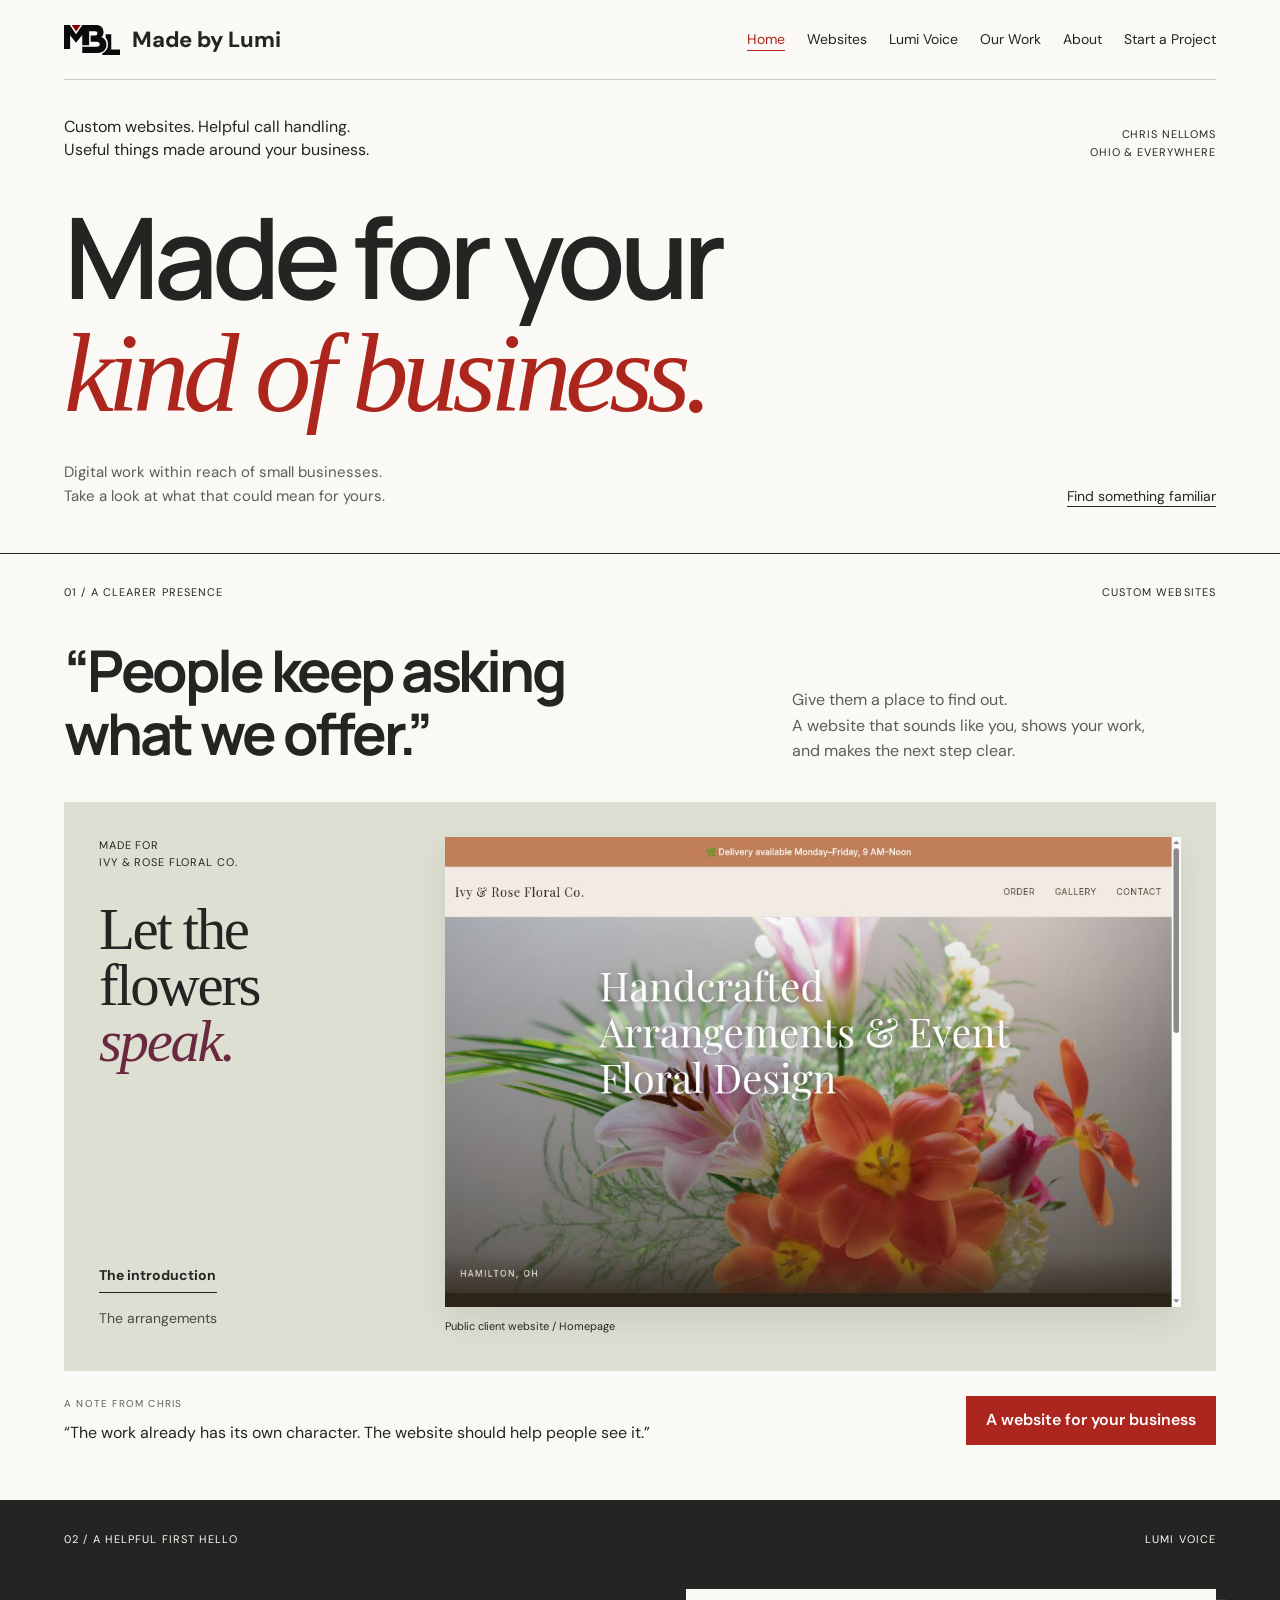
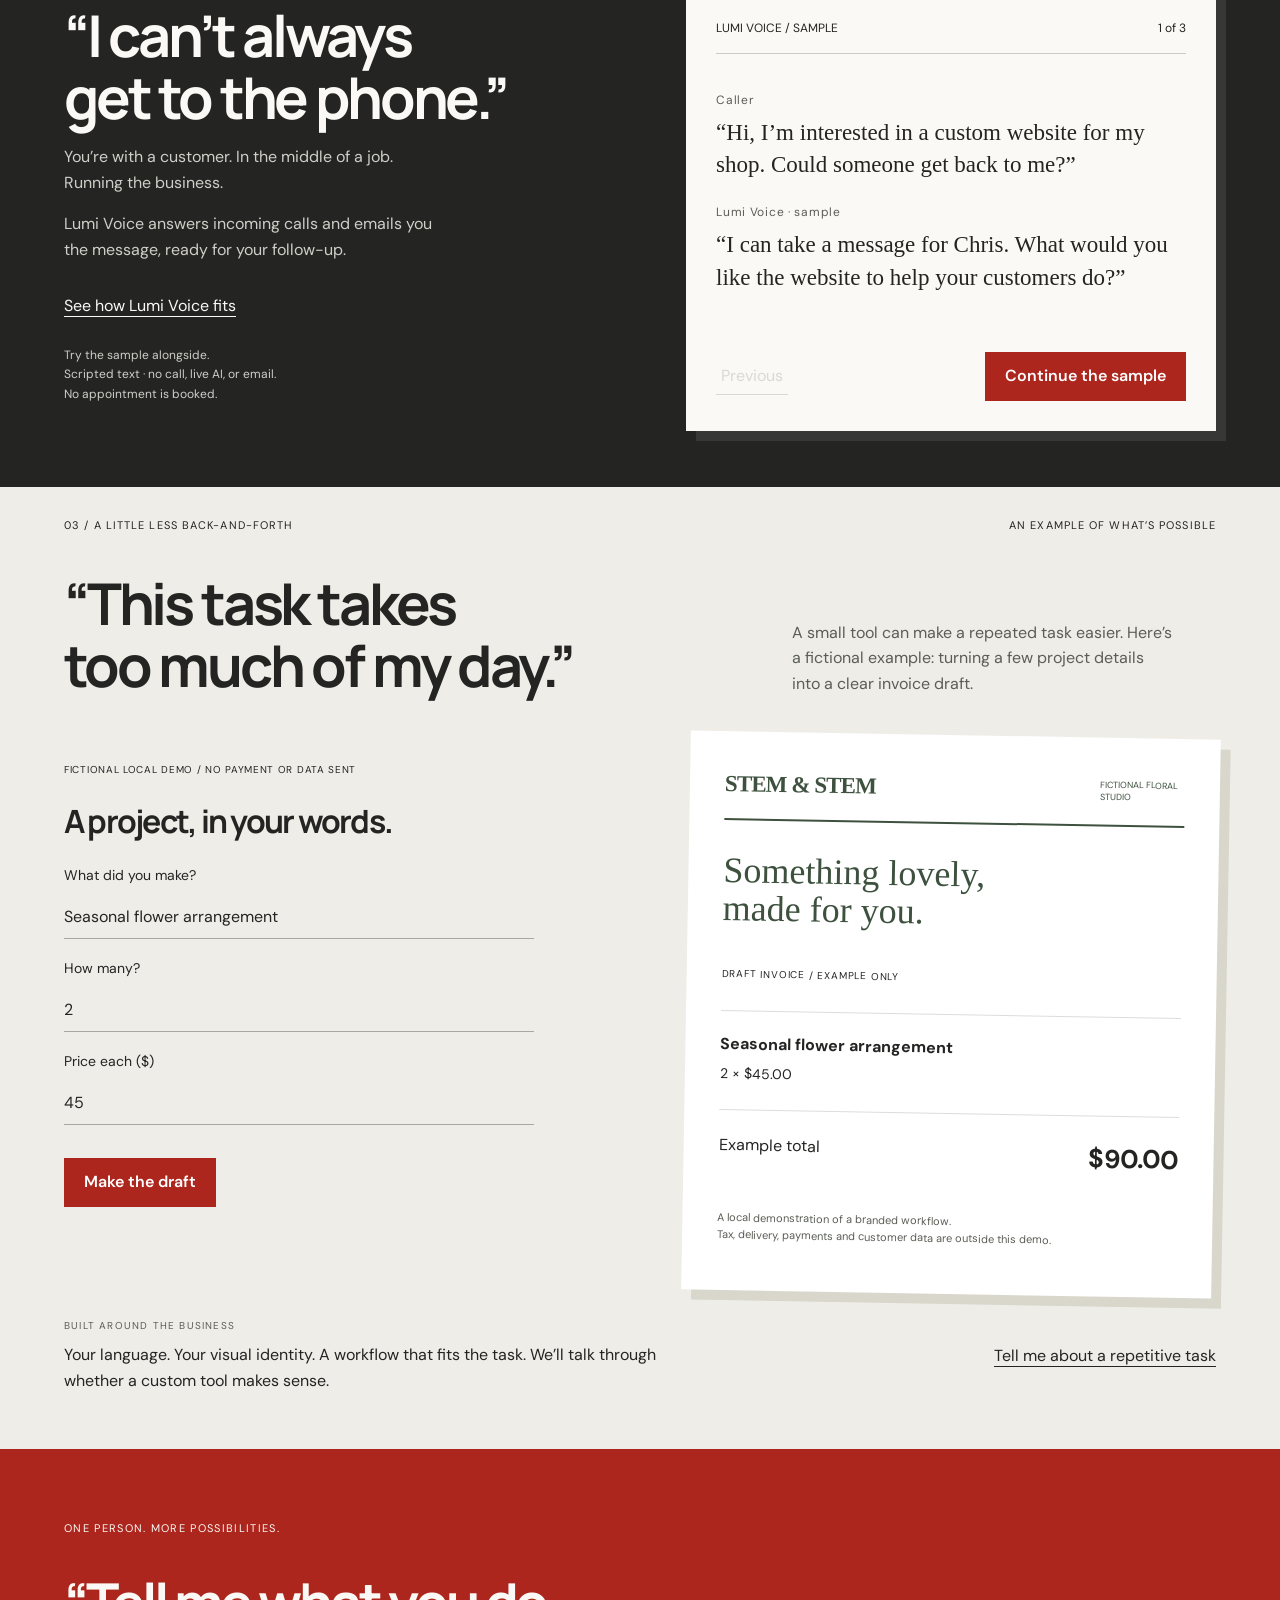
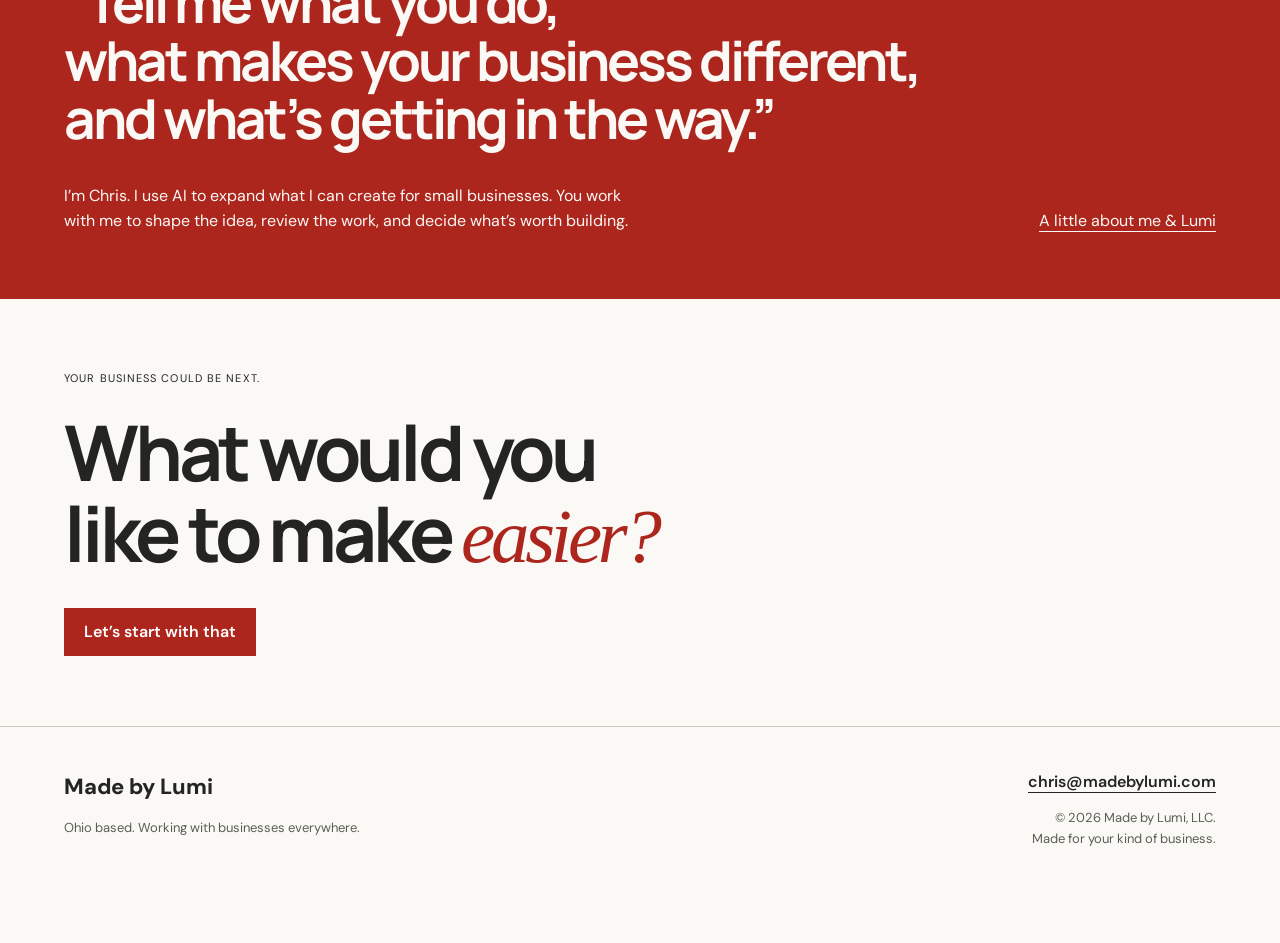
<file: index.html>
<!doctype html><html lang="en"><head>
<!-- Google tag (gtag.js) -->
<script async src="https://www.googletagmanager.com/gtag/js?id=G-24ET6RYKQQ"></script>
<script>
  window.dataLayer = window.dataLayer || [];
  function gtag(){dataLayer.push(arguments);}
  gtag('js', new Date());

  gtag('config', 'G-24ET6RYKQQ');
</script>
<meta charset="utf-8"><meta name="viewport" content="width=device-width,initial-scale=1"><title>Made by Lumi — Made for your kind of business</title><meta name="description" content="Custom websites and Lumi Voice for small businesses. Work with Chris Nelloms to build a clearer online presence and explore useful digital tools."><meta name="robots" content="index,follow"><link rel="icon" href="favicon.svg"><link rel="stylesheet" href="style.css"><link rel="canonical" href="https://madebylumi.com/"><meta property="og:title" content="Made by Lumi — Made for your kind of business"><meta property="og:description" content="Custom websites and Lumi Voice for small businesses. Work with Chris Nelloms to build a clearer online presence and explore useful digital tools."><meta property="og:url" content="https://madebylumi.com/"><meta property="og:type" content="website"><meta name="theme-color" content="#242523"></head><body><a class="skip" href="#main">Skip to content</a><header><a class="brand" href="index.html"><img src="assets/mbl.svg" alt="" width="56" height="30">Made by Lumi</a><button class="menu-toggle" aria-expanded="false" aria-controls="site-navigation">Menu</button><nav id="site-navigation" aria-label="Main navigation"><a href="index.html" aria-current="page">Home</a><a href="websites.html">Websites</a><a href="lumi-voice.html">Lumi Voice</a><a href="our-work.html">Our Work</a><a href="about.html">About</a><a href="start-a-project.html">Start a Project</a></nav></header><main id="main"><section class="made-intro"><div class="intro-top"><p>Custom websites. Helpful call handling.<br>Useful things made around your business.</p><span>CHRIS NELLOMS<br>OHIO & EVERYWHERE</span></div><h1>Made for your<br><em>kind of business.</em></h1><div class="intro-bottom"><p>Digital work within reach of small businesses.<br>Take a look at what that could mean for yours.</p><a href="#website-story">Find something familiar</a></div></section><section class="need-story website-story" id="website-story"><div class="story-index"><span>01 / A CLEARER PRESENCE</span><span>CUSTOM WEBSITES</span></div><div class="story-heading"><h2>“People keep asking<br>what we offer.”</h2><p>Give them a place to find out.<br>A website that sounds like you, shows your work, and makes the next step clear.</p></div><div class="floral-stage" id="work"><div class="floral-side"><span>MADE FOR<br>IVY & ROSE FLORAL CO.</span><p>Let the<br>flowers<br><em>speak.</em></p><div class="preview-switch" aria-label="Choose Ivy and Rose preview"><button data-preview="home" aria-pressed="true">The introduction</button><button data-preview="gallery" aria-pressed="false">The arrangements</button></div></div><div class="floral-preview"><img id="floral-image" src="assets/ivy-home.jpg" width="1168" height="746" alt="Public Ivy & Rose Floral Co. website homepage with floral arrangements"><p id="floral-caption" aria-live="polite">Public client website / Homepage</p></div></div><div class="makers-note"><p><span>A NOTE FROM CHRIS</span>“The work already has its own character. The website should help people see it.”</p><a class="button" href="websites.html">A website for your business</a></div></section><section class="need-story call-story"><div class="story-index"><span>02 / A HELPFUL FIRST HELLO</span><span>LUMI VOICE</span></div><div class="call-layout"><div><h2>“I can’t always<br>get to the phone.”</h2><p>You’re with a customer. In the middle of a job. Running the business.</p><p>Lumi Voice answers incoming calls and emails you the message, ready for your follow-up.</p><a class="text-link" href="lumi-voice.html">See how Lumi Voice fits</a><p class="local-label">Try the sample alongside.<br>Scripted text · no call, live AI, or email.<br>No appointment is booked.</p></div><div class="voice-demo"><div class="voice-status"><span>LUMI VOICE / SAMPLE</span><span id="call-progress">1 of 3</span></div><div class="transcript" aria-live="polite" id="transcript"><p><span>Caller</span>“Hi, I’m interested in a custom website for my shop. Could someone get back to me?”</p><p><span>Lumi Voice · sample</span>“I can take a message for Chris. What would you like the website to help your customers do?”</p></div><div id="email-summary" hidden><p class="email-label">ILLUSTRATIVE EMAIL SUMMARY</p><h3>New website enquiry</h3><dl><dt>Caller</dt><dd>Sam · sample customer</dd><dt>Reason for calling</dt><dd>A custom website for a local shop</dd><dt>Goal</dt><dd>Help customers see the shop’s work and enquire</dd><dt>Requested next step</dt><dd>A conversation with Chris about scope and timing</dd></dl><p class="fine">Fictional sample. No personal contact details collected or sent.</p></div><div class="voice-controls"><button id="call-back" disabled>Previous</button><button id="call-next" class="button">Continue the sample</button></div></div></div></section><section class="need-story tool-story"><div class="story-index"><span>03 / A LITTLE LESS BACK-AND-FORTH</span><span>AN EXAMPLE OF WHAT’S POSSIBLE</span></div><div class="story-heading"><h2>“This task takes<br>too much of my day.”</h2><p>A small tool can make a repeated task easier. Here’s a fictional example: turning a few project details into a clear invoice draft.</p></div><div class="tool-layout"><div class="tool-brief"><span class="demo-ribbon">FICTIONAL LOCAL DEMO / NO PAYMENT OR DATA SENT</span><h3>A project, in your words.</h3><form id="invoice-demo"><label for="invoice-description">What did you make?</label><input id="invoice-description" maxlength="100" value="Seasonal flower arrangement"><label for="invoice-quantity">How many?</label><input id="invoice-quantity" type="number" min="1" max="100" value="2" required><label for="invoice-rate">Price each ($)</label><input id="invoice-rate" type="number" min="0" max="10000" step="0.01" value="45" required><button class="button" type="submit">Make the draft</button></form></div><div class="invoice-paper" aria-live="polite"><div class="invoice-masthead"><strong>STEM & STEM</strong><span>FICTIONAL FLORAL STUDIO</span></div><p class="invoice-title">Something lovely,<br>made for you.</p><span>DRAFT INVOICE / EXAMPLE ONLY</span><div class="invoice-line"><strong id="invoice-item">Seasonal flower arrangement</strong><p id="invoice-detail">2 × $45.00</p></div><div class="invoice-total"><span>Example total</span><strong id="invoice-total">$90.00</strong></div><p class="invoice-foot">A local demonstration of a branded workflow.<br>Tax, delivery, payments and customer data are outside this demo.</p></div></div><div class="makers-note"><p><span>BUILT AROUND THE BUSINESS</span>Your language. Your visual identity. A workflow that fits the task. We’ll talk through whether a custom tool makes sense.</p><a class="text-link" href="start-a-project.html?service=tool">Tell me about a repetitive task</a></div></section><section class="made-person" id="about"><span>ONE PERSON. MORE POSSIBILITIES.</span><h2>“Tell me what you do,<br>what makes your business different,<br>and what’s getting in the way.”</h2><div><p>I’m Chris. I use AI to expand what I can create for small businesses. You work with me to shape the idea, review the work, and decide what’s worth building.</p><a href="about.html">A little about me & Lumi</a></div></section><section class="made-next" id="contact"><p>YOUR BUSINESS COULD BE NEXT.</p><h2>What would you<br>like to make <em>easier?</em></h2><a class="button" href="start-a-project.html">Let’s start with that</a></section></main><footer><div><a class="brand" href="index.html">Made by Lumi</a><p>Ohio based. Working with businesses everywhere.</p></div><div><a href="mailto:chris@madebylumi.com">chris@madebylumi.com</a><p>© 2026 Made by Lumi, LLC.<br>Made for your kind of business.</p></div></footer><script src="app.js"></script></body></html>
</file>
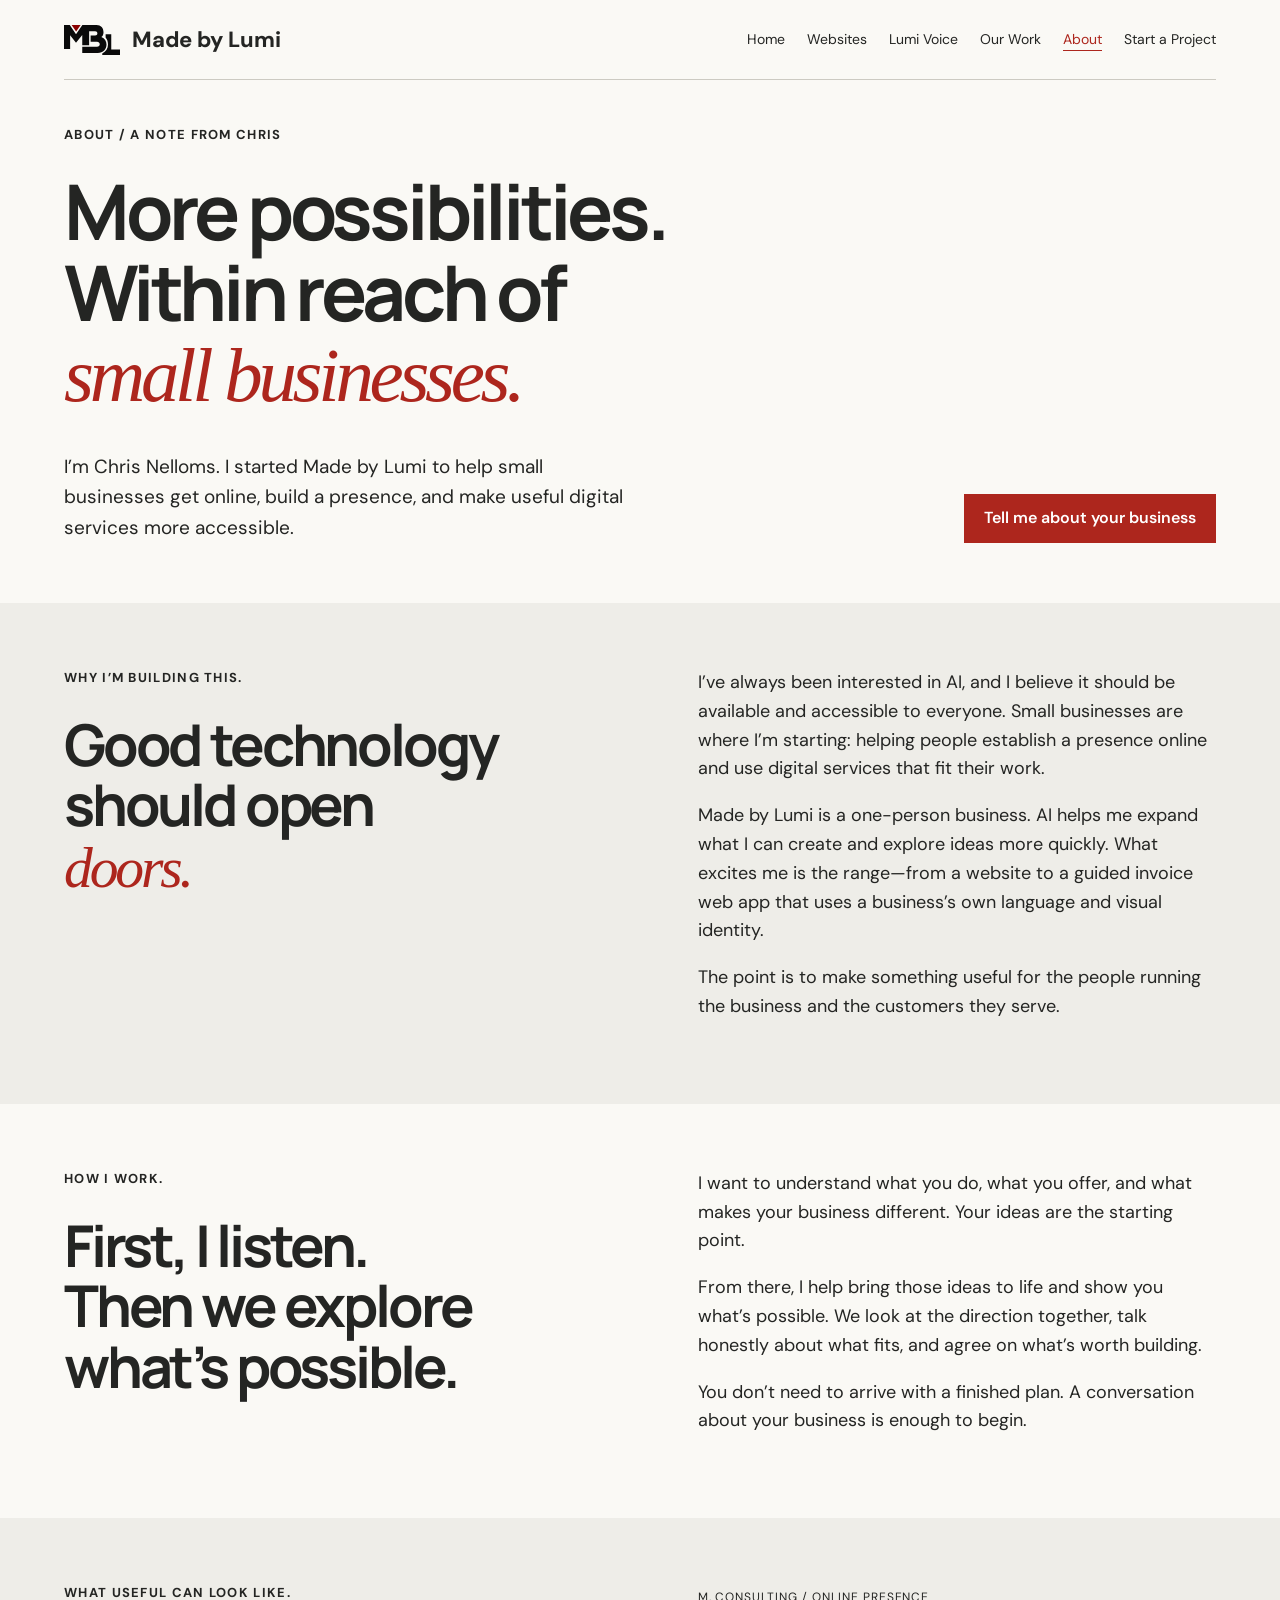
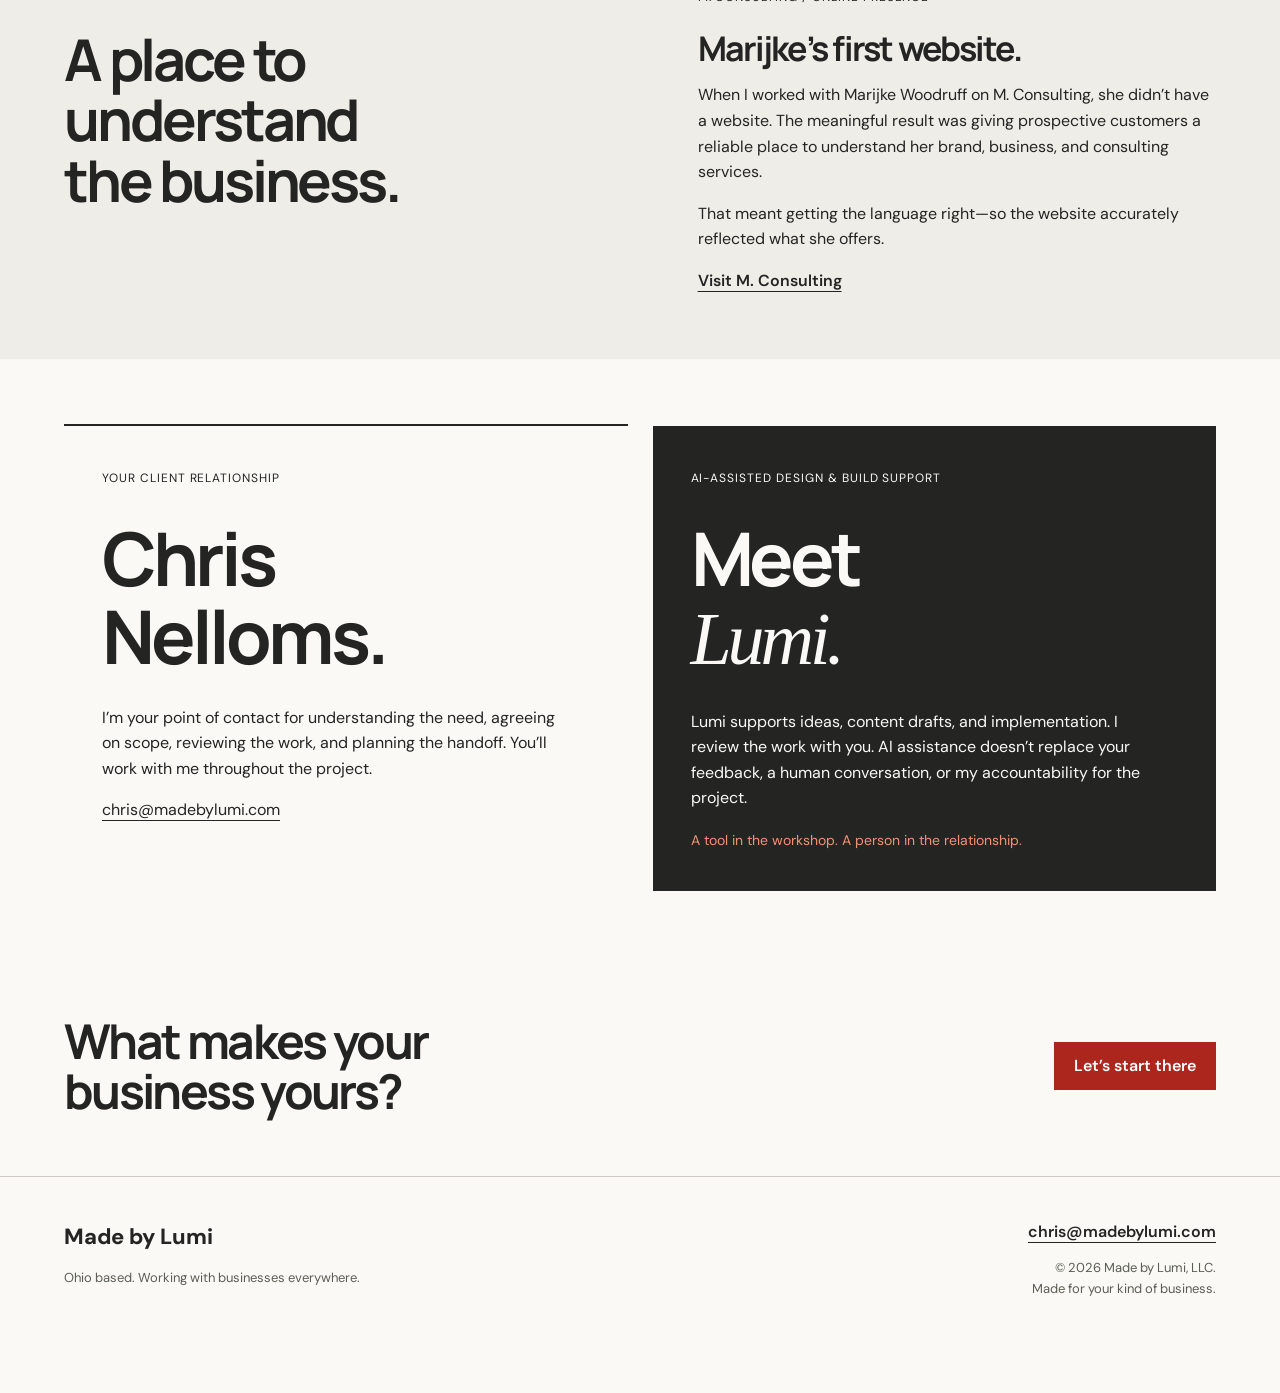
<file: about.html>
<!doctype html><html lang="en"><head>
<!-- Google tag (gtag.js) -->
<script async src="https://www.googletagmanager.com/gtag/js?id=G-24ET6RYKQQ"></script>
<script>
  window.dataLayer = window.dataLayer || [];
  function gtag(){dataLayer.push(arguments);}
  gtag('js', new Date());

  gtag('config', 'G-24ET6RYKQQ');
</script>
<meta charset="utf-8"><meta name="viewport" content="width=device-width,initial-scale=1"><title>About Chris Nelloms · Made by Lumi</title><meta name="description" content="Meet Chris Nelloms, founder of Made by Lumi. Useful digital services for small businesses with AI-assisted work and a human relationship."><meta name="robots" content="index,follow"><link rel="icon" href="favicon.svg"><link rel="stylesheet" href="style.css"><link rel="canonical" href="https://madebylumi.com/about.html"><meta property="og:title" content="About Chris Nelloms · Made by Lumi"><meta property="og:description" content="Meet Chris Nelloms, founder of Made by Lumi. Useful digital services for small businesses with AI-assisted work and a human relationship."><meta property="og:url" content="https://madebylumi.com/about.html"><meta property="og:type" content="website"><meta name="theme-color" content="#242523"></head><body><a class="skip" href="#main">Skip to content</a><header><a class="brand" href="index.html"><img src="assets/mbl.svg" alt="" width="56" height="30">Made by Lumi</a><button class="menu-toggle" aria-expanded="false" aria-controls="site-navigation">Menu</button><nav id="site-navigation" aria-label="Main navigation"><a href="index.html">Home</a><a href="websites.html">Websites</a><a href="lumi-voice.html">Lumi Voice</a><a href="our-work.html">Our Work</a><a href="about.html" aria-current="page">About</a><a href="start-a-project.html">Start a Project</a></nav></header><main id="main"><section class="page-hero"><p class="eyebrow">About / A note from Chris</p><h1>More possibilities.<br>Within reach of<br><em>small businesses.</em></h1><div class="hero-foot"><p>I’m Chris Nelloms. I started Made by Lumi to help small businesses get online, build a presence, and make useful digital services more accessible.</p><a class="button" href="start-a-project.html">Tell me about your business</a></div></section><section class="founder-story"><div><p class="eyebrow">Why I’m building this.</p><h2>Good technology<br>should open<br><em>doors.</em></h2></div><div class="founder-prose"><p>I’ve always been interested in AI, and I believe it should be available and accessible to everyone. Small businesses are where I’m starting: helping people establish a presence online and use digital services that fit their work.</p><p>Made by Lumi is a one-person business. AI helps me expand what I can create and explore ideas more quickly. What excites me is the range—from a website to a guided invoice web app that uses a business’s own language and visual identity.</p><p>The point is to make something useful for the people running the business and the customers they serve.</p></div></section><section class="split-section listening"><div><p class="eyebrow">How I work.</p><h2>First, I listen.<br>Then we explore<br>what’s possible.</h2></div><div class="founder-prose"><p>I want to understand what you do, what you offer, and what makes your business different. Your ideas are the starting point.</p><p>From there, I help bring those ideas to life and show you what’s possible. We look at the direction together, talk honestly about what fits, and agree on what’s worth building.</p><p>You don’t need to arrive with a finished plan. A conversation about your business is enough to begin.</p></div></section><section class="founder-example"><div><p class="eyebrow">What useful can look like.</p><h2>A place to<br>understand<br>the business.</h2></div><div><span class="role-label">M. CONSULTING / ONLINE PRESENCE</span><h3>Marijke’s first website.</h3><p>When I worked with Marijke Woodruff on M. Consulting, she didn’t have a website. The meaningful result was giving prospective customers a reliable place to understand her brand, business, and consulting services.</p><p>That meant getting the language right—so the website accurately reflected what she offers.</p><a href="https://mconsultingservice.com/" target="_blank" rel="noopener">Visit M. Consulting</a></div></section><section class="about-duo"><div><span class="role-label">YOUR CLIENT RELATIONSHIP</span><h2>Chris<br>Nelloms.</h2><p>I’m your point of contact for understanding the need, agreeing on scope, reviewing the work, and planning the handoff. You’ll work with me throughout the project.</p><a href="mailto:chris@madebylumi.com">chris@madebylumi.com</a></div><div><span class="role-label">AI-ASSISTED DESIGN & BUILD SUPPORT</span><h2>Meet<br><em>Lumi.</em></h2><p>Lumi supports ideas, content drafts, and implementation. I review the work with you. AI assistance doesn’t replace your feedback, a human conversation, or my accountability for the project.</p><span class="role-note">A tool in the workshop. A person in the relationship.</span></div></section><section class="page-cta"><h2>What makes your<br>business yours?</h2><a class="button" href="start-a-project.html">Let’s start there</a></section></main><footer><div><a class="brand" href="index.html">Made by Lumi</a><p>Ohio based. Working with businesses everywhere.</p></div><div><a href="mailto:chris@madebylumi.com">chris@madebylumi.com</a><p>© 2026 Made by Lumi, LLC.<br>Made for your kind of business.</p></div></footer><script src="app.js"></script></body></html>
</file>
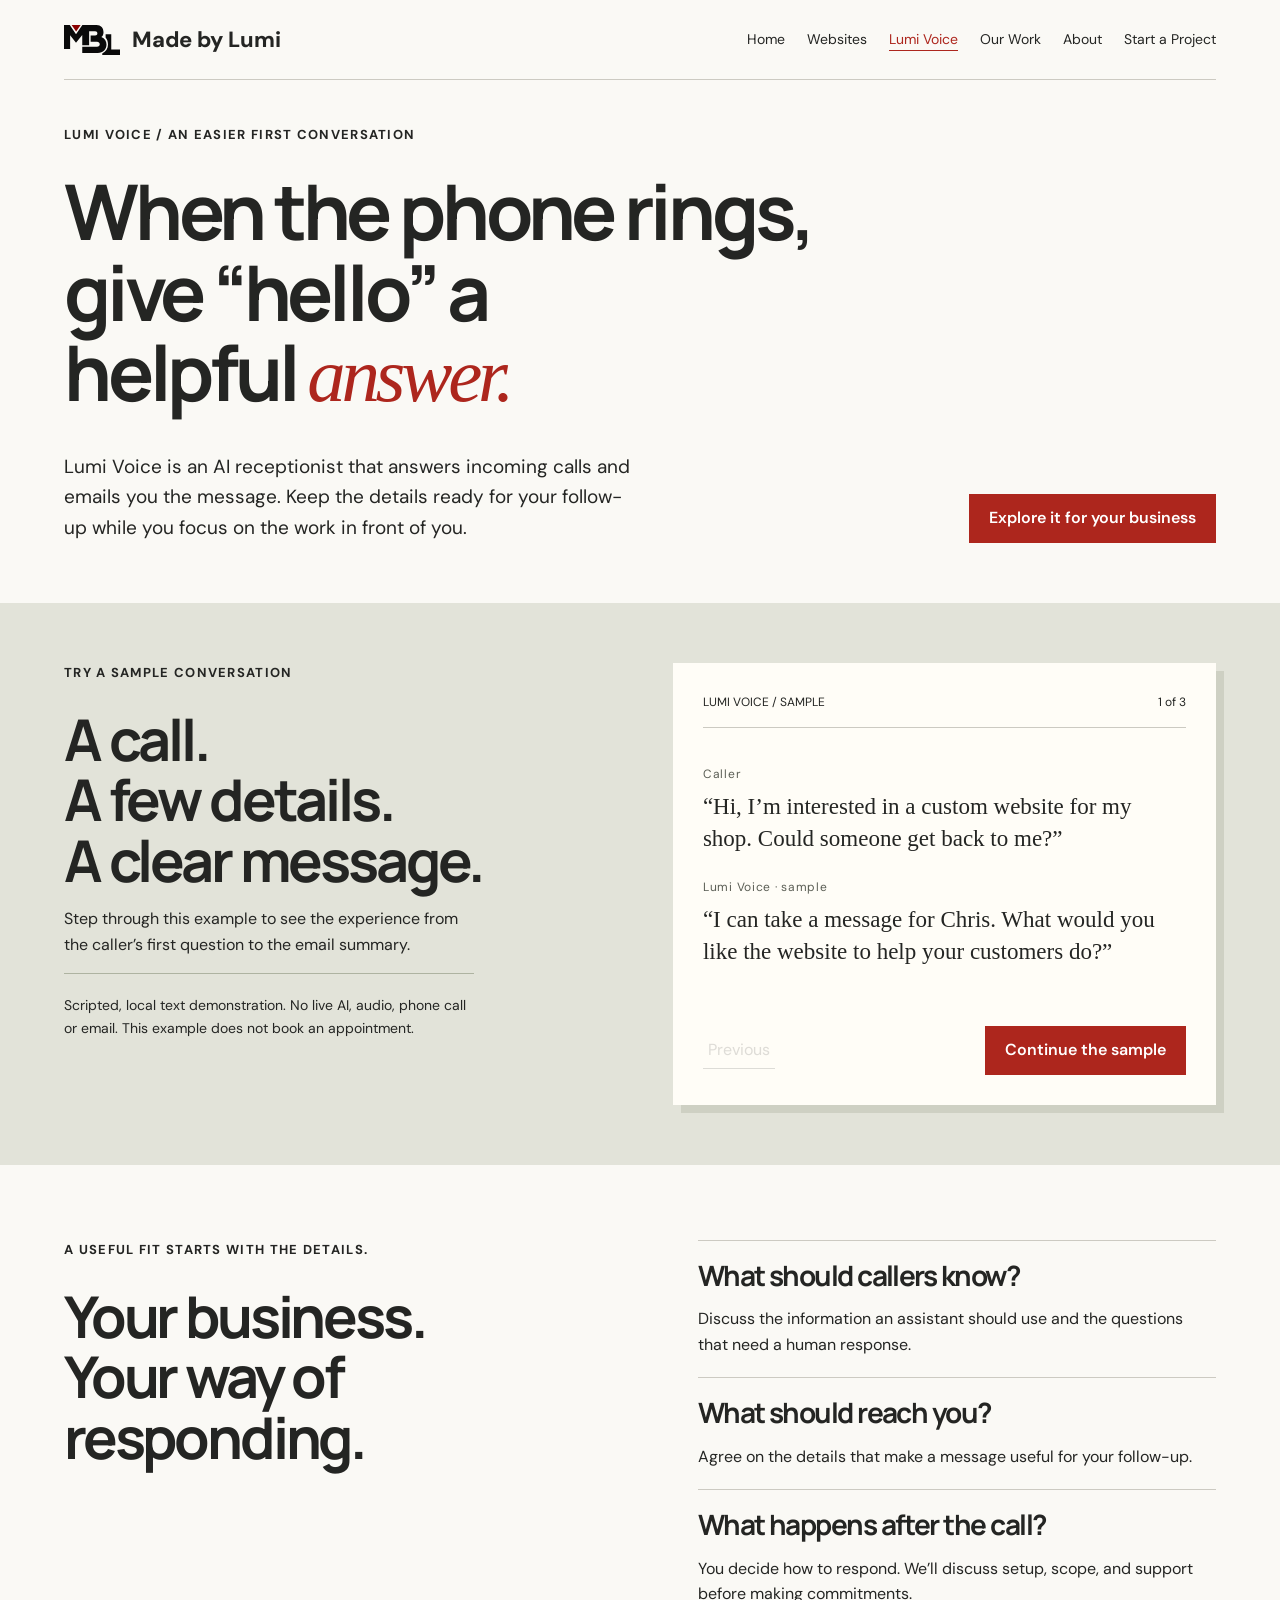
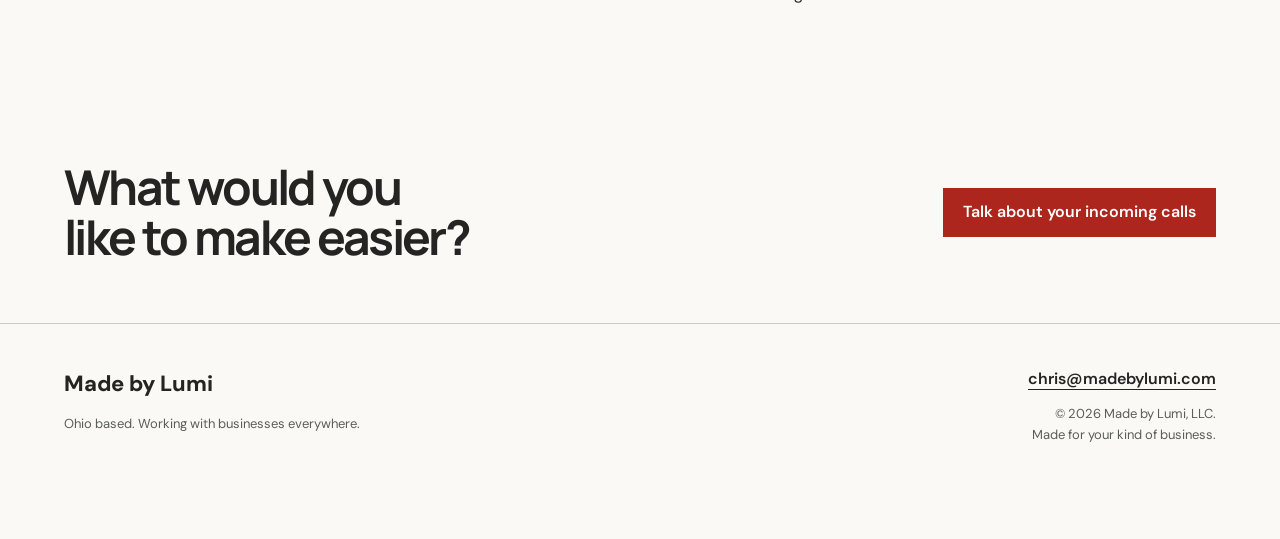
<file: lumi-voice.html>
<!doctype html><html lang="en"><head>
<!-- Google tag (gtag.js) -->
<script async src="https://www.googletagmanager.com/gtag/js?id=G-24ET6RYKQQ"></script>
<script>
  window.dataLayer = window.dataLayer || [];
  function gtag(){dataLayer.push(arguments);}
  gtag('js', new Date());

  gtag('config', 'G-24ET6RYKQQ');
</script>
<meta charset="utf-8"><meta name="viewport" content="width=device-width,initial-scale=1"><title>Lumi Voice — Helpful Call Handling · Made by Lumi</title><meta name="description" content="An AI receptionist that answers incoming calls and emails you the message. Explore an illustrative conversation and discuss what fits your business."><meta name="robots" content="index,follow"><link rel="icon" href="favicon.svg"><link rel="stylesheet" href="style.css"><link rel="canonical" href="https://madebylumi.com/lumi-voice.html"><meta property="og:title" content="Lumi Voice — Helpful Call Handling · Made by Lumi"><meta property="og:description" content="An AI receptionist that answers incoming calls and emails you the message. Explore an illustrative conversation and discuss what fits your business."><meta property="og:url" content="https://madebylumi.com/lumi-voice.html"><meta property="og:type" content="website"><meta name="theme-color" content="#242523"></head><body><a class="skip" href="#main">Skip to content</a><header><a class="brand" href="index.html"><img src="assets/mbl.svg" alt="" width="56" height="30">Made by Lumi</a><button class="menu-toggle" aria-expanded="false" aria-controls="site-navigation">Menu</button><nav id="site-navigation" aria-label="Main navigation"><a href="index.html">Home</a><a href="websites.html">Websites</a><a href="lumi-voice.html" aria-current="page">Lumi Voice</a><a href="our-work.html">Our Work</a><a href="about.html">About</a><a href="start-a-project.html">Start a Project</a></nav></header><main id="main"><section class="page-hero"><p class="eyebrow">Lumi Voice / An easier first conversation</p><h1>When the phone rings,<br>give “hello” a<br>helpful <em>answer.</em></h1><div class="hero-foot"><p>Lumi Voice is an AI receptionist that answers incoming calls and emails you the message. Keep the details ready for your follow-up while you focus on the work in front of you.</p><a class="button" href="start-a-project.html?service=voice">Explore it for your business</a></div></section><section class="voice-workshop"><div class="voice-context"><p class="eyebrow">Try a sample conversation</p><h2>A call.<br>A few details.<br>A clear message.</h2><p>Step through this example to see the experience from the caller’s first question to the email summary.</p><p class="demo-disclosure">Scripted, local text demonstration. No live AI, audio, phone call or email. This example does not book an appointment.</p></div><div class="voice-demo"><div class="voice-status"><span>LUMI VOICE / SAMPLE</span><span id="call-progress">1 of 3</span></div><div class="transcript" aria-live="polite" id="transcript"><p><span>Caller</span>“Hi, I’m interested in a custom website for my shop. Could someone get back to me?”</p><p><span>Lumi Voice · sample</span>“I can take a message for Chris. What would you like the website to help your customers do?”</p></div><div id="email-summary" hidden><p class="email-label">ILLUSTRATIVE EMAIL SUMMARY</p><h3>New website enquiry</h3><dl><dt>Caller</dt><dd>Sam · sample customer</dd><dt>Reason for calling</dt><dd>A custom website for a local shop</dd><dt>Goal</dt><dd>Help customers see the shop’s work and enquire</dd><dt>Requested next step</dt><dd>A conversation with Chris about scope and timing</dd></dl><p class="fine">Fictional sample. No personal contact details collected or sent.</p></div><div class="voice-controls"><button id="call-back" disabled>Previous</button><button id="call-next" class="button">Continue the sample</button></div></div></section><section class="split-section"><div><p class="eyebrow">A useful fit starts with the details.</p><h2>Your business.<br>Your way of<br>responding.</h2></div><div class="scope-list"><div><h3>What should callers know?</h3><p>Discuss the information an assistant should use and the questions that need a human response.</p></div><div><h3>What should reach you?</h3><p>Agree on the details that make a message useful for your follow-up.</p></div><div><h3>What happens after the call?</h3><p>You decide how to respond. We’ll discuss setup, scope, and support before making commitments.</p></div></div></section><section class="page-cta"><h2>What would you<br>like to make easier?</h2><a class="button" href="start-a-project.html">Talk about your incoming calls</a></section></main><footer><div><a class="brand" href="index.html">Made by Lumi</a><p>Ohio based. Working with businesses everywhere.</p></div><div><a href="mailto:chris@madebylumi.com">chris@madebylumi.com</a><p>© 2026 Made by Lumi, LLC.<br>Made for your kind of business.</p></div></footer><script src="app.js"></script></body></html>
</file>
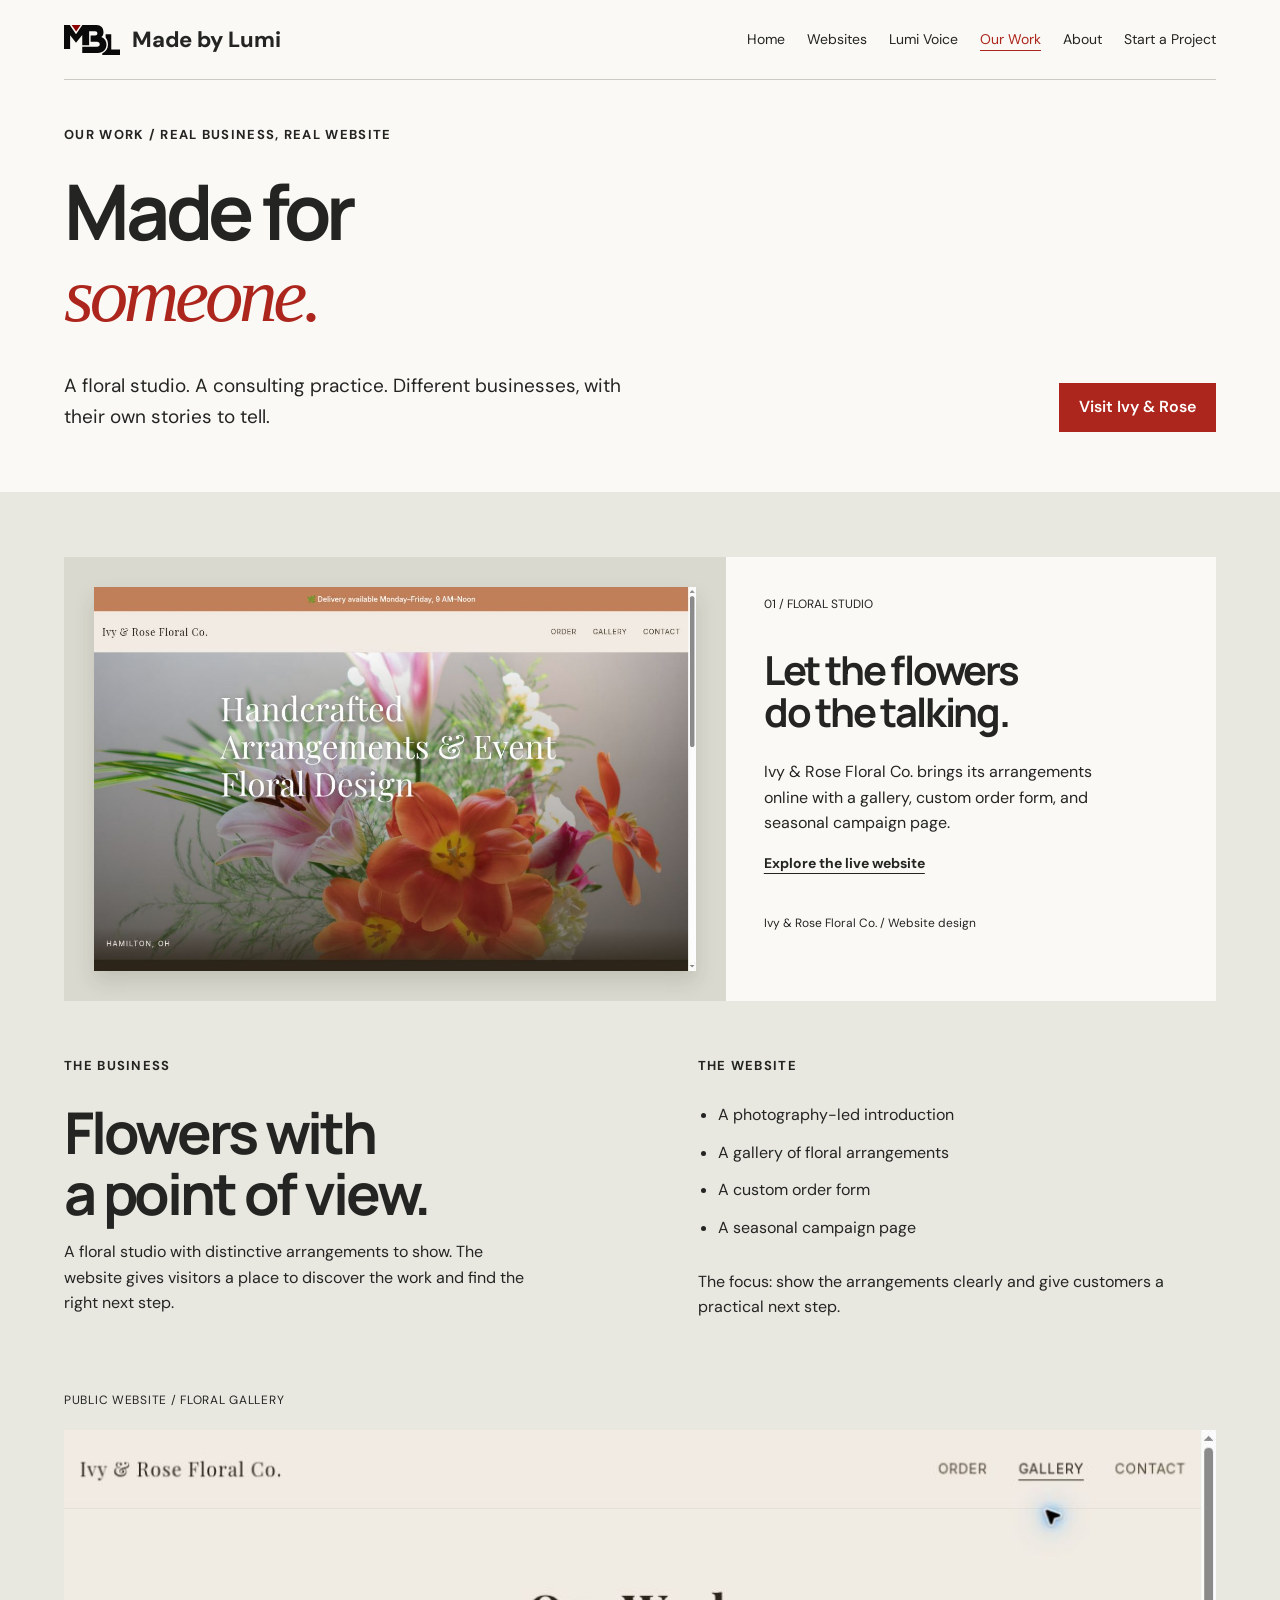
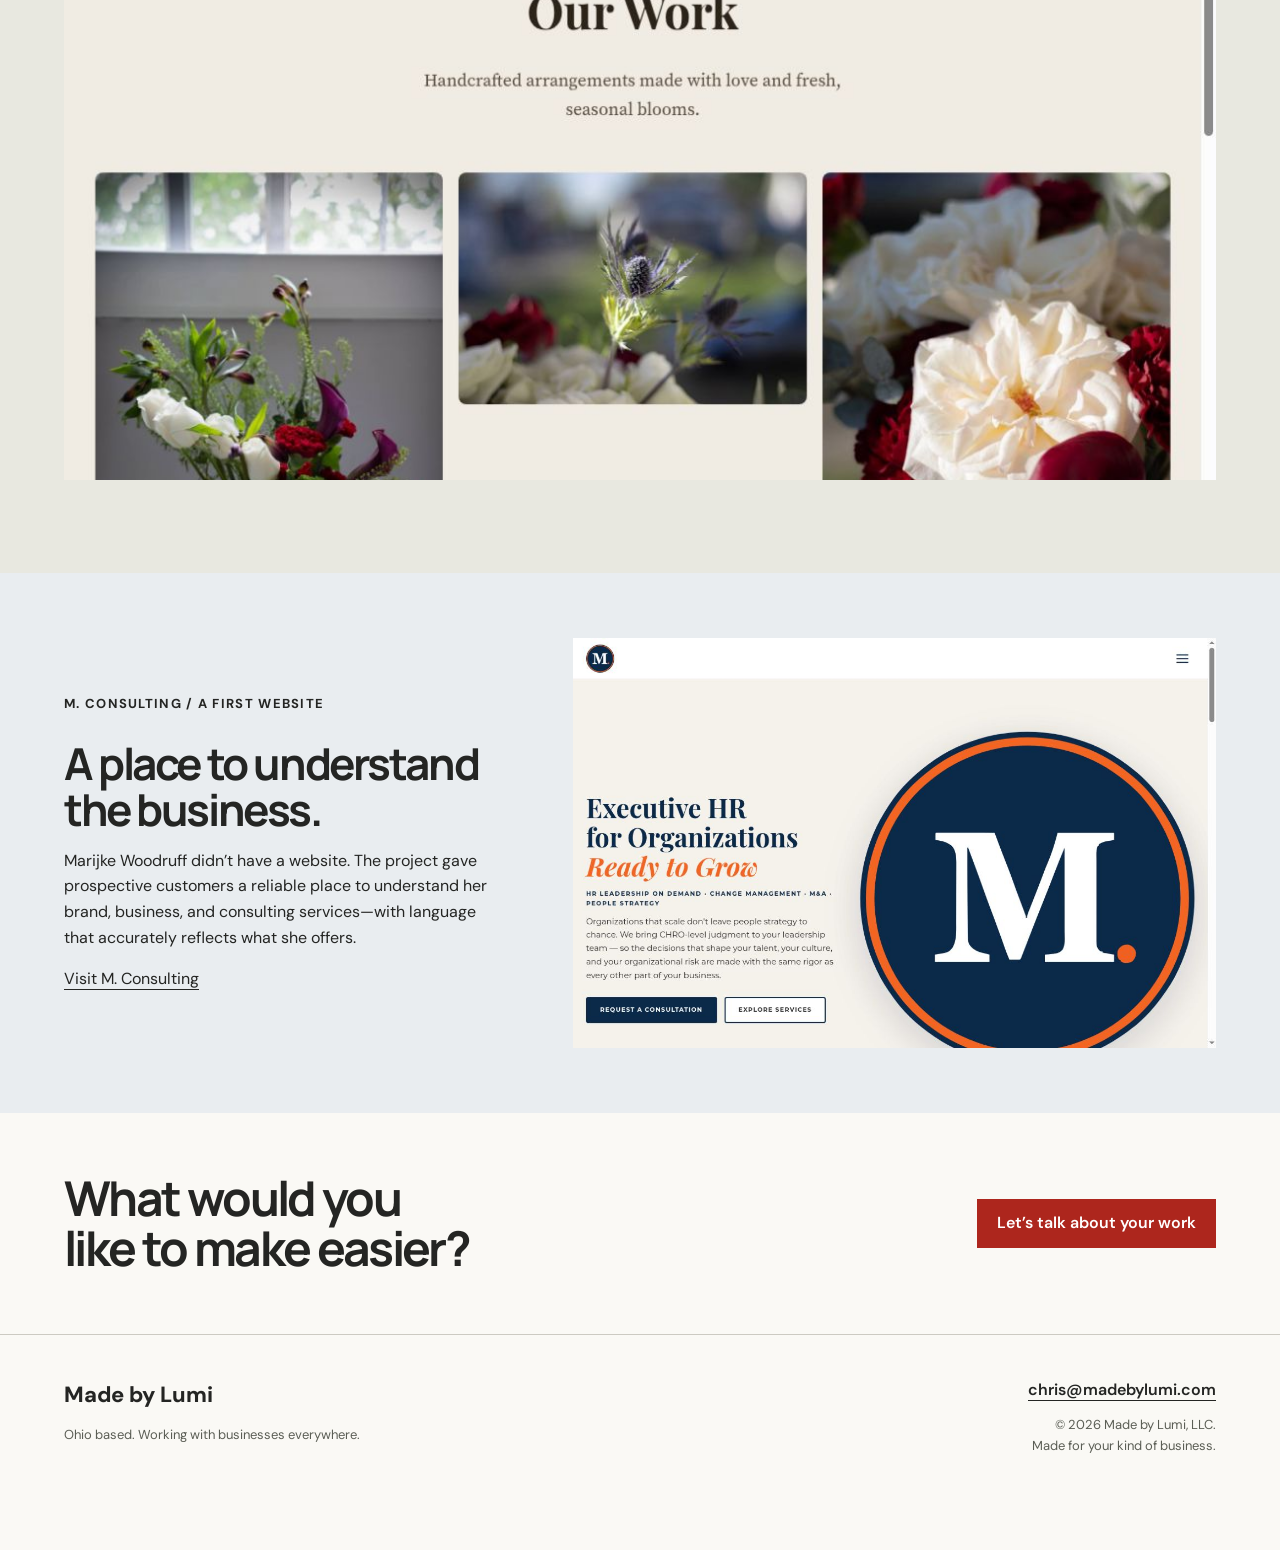
<file: our-work.html>
<!doctype html><html lang="en"><head>
<!-- Google tag (gtag.js) -->
<script async src="https://www.googletagmanager.com/gtag/js?id=G-24ET6RYKQQ"></script>
<script>
  window.dataLayer = window.dataLayer || [];
  function gtag(){dataLayer.push(arguments);}
  gtag('js', new Date());

  gtag('config', 'G-24ET6RYKQQ');
</script>
<meta charset="utf-8"><meta name="viewport" content="width=device-width,initial-scale=1"><title>Our Work · Made by Lumi</title><meta name="description" content="Explore website work for Ivy & Rose Floral Co. and M. Consulting. Distinct businesses, with their own stories to tell."><meta name="robots" content="index,follow"><link rel="icon" href="favicon.svg"><link rel="stylesheet" href="style.css"><link rel="canonical" href="https://madebylumi.com/our-work.html"><meta property="og:title" content="Our Work · Made by Lumi"><meta property="og:description" content="Explore website work for Ivy & Rose Floral Co. and M. Consulting. Distinct businesses, with their own stories to tell."><meta property="og:url" content="https://madebylumi.com/our-work.html"><meta property="og:type" content="website"><meta name="theme-color" content="#242523"></head><body><a class="skip" href="#main">Skip to content</a><header><a class="brand" href="index.html"><img src="assets/mbl.svg" alt="" width="56" height="30">Made by Lumi</a><button class="menu-toggle" aria-expanded="false" aria-controls="site-navigation">Menu</button><nav id="site-navigation" aria-label="Main navigation"><a href="index.html">Home</a><a href="websites.html">Websites</a><a href="lumi-voice.html">Lumi Voice</a><a href="our-work.html" aria-current="page">Our Work</a><a href="about.html">About</a><a href="start-a-project.html">Start a Project</a></nav></header><main id="main"><section class="page-hero"><p class="eyebrow">Our work / Real business, real website</p><h1>Made for<br><em>someone.</em></h1><div class="hero-foot"><p>A floral studio. A consulting practice. Different businesses, with their own stories to tell.</p><a class="button" href="https://ivyrosefloralco.com/" target="_blank" rel="noopener">Visit Ivy & Rose</a></div></section><section class="work"><article class="project"><div class="project-image"><img src="assets/ivy-home.jpg" width="1168" height="746" alt="Public Ivy & Rose Floral Co. homepage featuring a large bouquet and floral studio introduction" loading="lazy"></div><div class="project-copy"><span class="project-index">01 / FLORAL STUDIO</span><h3>Let the flowers<br>do the talking.</h3><p>Ivy & Rose Floral Co. brings its arrangements online with a gallery, custom order form, and seasonal campaign page.</p><a href="https://ivyrosefloralco.com/" target="_blank" rel="noopener">Explore the live website</a><span class="project-foot">Ivy & Rose Floral Co. / Website design</span></div></article><div class="project-story"><div><p class="eyebrow">The business</p><h2>Flowers with<br>a point of view.</h2><p>A floral studio with distinctive arrangements to show. The website gives visitors a place to discover the work and find the right next step.</p></div><div><p class="eyebrow">The website</p><ul><li>A photography-led introduction</li><li>A gallery of floral arrangements</li><li>A custom order form</li><li>A seasonal campaign page</li></ul><p>The focus: show the arrangements clearly and give customers a practical next step.</p></div></div><div class="gallery-preview"><div class="example-label">PUBLIC WEBSITE / FLORAL GALLERY</div><img src="assets/ivy-gallery.jpg" width="1168" height="746" alt="Ivy & Rose public gallery showing floral arrangements" loading="lazy"></div></section><section class="consulting-story"><div><p class="eyebrow">M. Consulting / A first website</p><h2>A place to understand<br>the business.</h2><p>Marijke Woodruff didn’t have a website. The project gave prospective customers a reliable place to understand her brand, business, and consulting services—with language that accurately reflects what she offers.</p><a href="https://mconsultingservice.com/" target="_blank" rel="noopener">Visit M. Consulting</a></div><img src="assets/mconsulting-home.jpg" width="1168" height="746" alt="Public M. Consulting homepage introducing executive HR services" loading="lazy"></section><section class="page-cta"><h2>What would you<br>like to make easier?</h2><a class="button" href="start-a-project.html">Let’s talk about your work</a></section></main><footer><div><a class="brand" href="index.html">Made by Lumi</a><p>Ohio based. Working with businesses everywhere.</p></div><div><a href="mailto:chris@madebylumi.com">chris@madebylumi.com</a><p>© 2026 Made by Lumi, LLC.<br>Made for your kind of business.</p></div></footer><script src="app.js"></script></body></html>
</file>
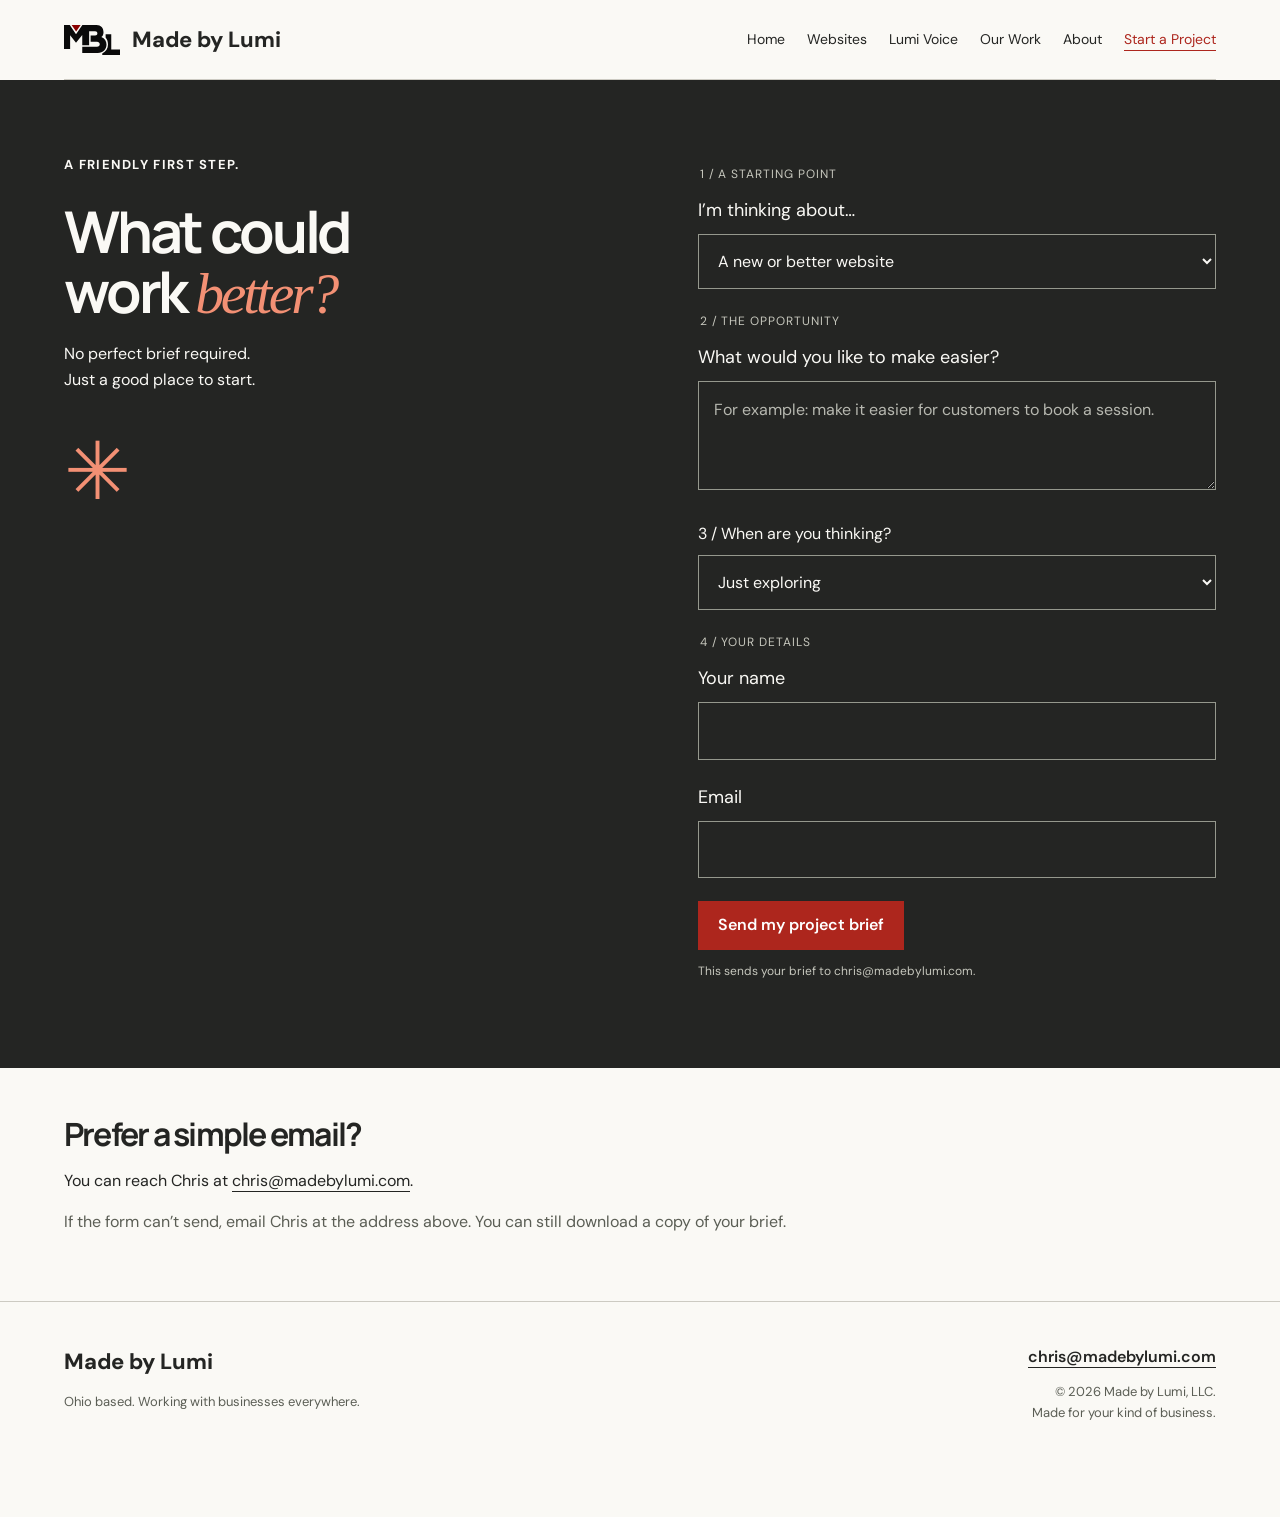
<file: start-a-project.html>
<!doctype html><html lang="en"><head>
<!-- Google tag (gtag.js) -->
<script async src="https://www.googletagmanager.com/gtag/js?id=G-24ET6RYKQQ"></script>
<script>
  window.dataLayer = window.dataLayer || [];
  function gtag(){dataLayer.push(arguments);}
  gtag('js', new Date());

  gtag('config', 'G-24ET6RYKQQ');
</script>
<meta charset="utf-8"><meta name="viewport" content="width=device-width,initial-scale=1"><title>Start a Project · Made by Lumi</title><meta name="description" content="Tell Chris about your business and what you would like to make easier. Send a short brief, or email chris@madebylumi.com."><meta name="robots" content="index,follow"><link rel="icon" href="favicon.svg"><link rel="stylesheet" href="style.css"><link rel="canonical" href="https://madebylumi.com/start-a-project.html"><meta property="og:title" content="Start a Project · Made by Lumi"><meta property="og:description" content="Tell Chris about your business and what you would like to make easier. Send a short brief, or email chris@madebylumi.com."><meta property="og:url" content="https://madebylumi.com/start-a-project.html"><meta property="og:type" content="website"><meta name="theme-color" content="#242523"></head><body><a class="skip" href="#main">Skip to content</a><header><a class="brand" href="index.html"><img src="assets/mbl.svg" alt="" width="56" height="30">Made by Lumi</a><button class="menu-toggle" aria-expanded="false" aria-controls="site-navigation">Menu</button><nav id="site-navigation" aria-label="Main navigation"><a href="index.html">Home</a><a href="websites.html">Websites</a><a href="lumi-voice.html">Lumi Voice</a><a href="our-work.html">Our Work</a><a href="about.html">About</a><a href="start-a-project.html" aria-current="page">Start a Project</a></nav></header><main id="main"><section class="brief" id="brief"><div><p class="eyebrow">A friendly first step.</p><h1>What could<br>work <em>better?</em></h1><p>No perfect brief required.<br>Just a good place to start.</p><span class="brief-mark" aria-hidden="true">✳</span></div><form id="brief-form"><fieldset class="brief-step"><legend>1 / A starting point</legend><label for="need">I’m thinking about…</label><select id="need" name="need"><option>A new or better website</option><option>Lumi Voice for incoming calls</option><option>A tool to simplify a task</option><option>I need help finding the starting point</option></select></fieldset><fieldset class="brief-step"><legend>2 / The opportunity</legend><label for="goal">What would you like to make easier?</label><textarea id="goal" name="goal" rows="3" maxlength="800" required placeholder="For example: make it easier for customers to book a session."></textarea></fieldset><label for="timing">3 / When are you thinking?</label><select id="timing" name="timing"><option>Just exploring</option><option>Soon, once we agree on the plan</option><option>In the next few months</option><option>I have a date to discuss</option></select><fieldset class="brief-step"><legend>4 / Your details</legend><label for="name">Your name</label><input id="name" name="name" type="text" autocomplete="name" required maxlength="120"><label for="email">Email</label><input id="email" name="email" type="email" autocomplete="email" required maxlength="200"></fieldset><div class="hp" aria-hidden="true"><label for="hp_field">Leave this empty</label><input id="hp_field" name="hp_field" type="text" tabindex="-1" autocomplete="off"></div><button class="button" type="submit">Send my project brief</button><p class="fine">This sends your brief to chris@madebylumi.com.</p><p id="form-status" class="fine" hidden role="status"></p><div id="draft" hidden aria-live="polite"><h3>Your starting point</h3><p id="draft-text"></p><button class="text-button" type="button" id="download">Download my brief</button><p class="fine">Keep this draft for a conversation with Chris.</p></div></form></section><section class="contact-note"><h2>Prefer a simple email?</h2><p>You can reach Chris at <a href="mailto:chris@madebylumi.com">chris@madebylumi.com</a>.</p><p>If the form can’t send, email Chris at the address above. You can still download a copy of your brief.</p></section></main><footer><div><a class="brand" href="index.html">Made by Lumi</a><p>Ohio based. Working with businesses everywhere.</p></div><div><a href="mailto:chris@madebylumi.com">chris@madebylumi.com</a><p>© 2026 Made by Lumi, LLC.<br>Made for your kind of business.</p></div></footer><script src="app.js"></script></body></html>
</file>
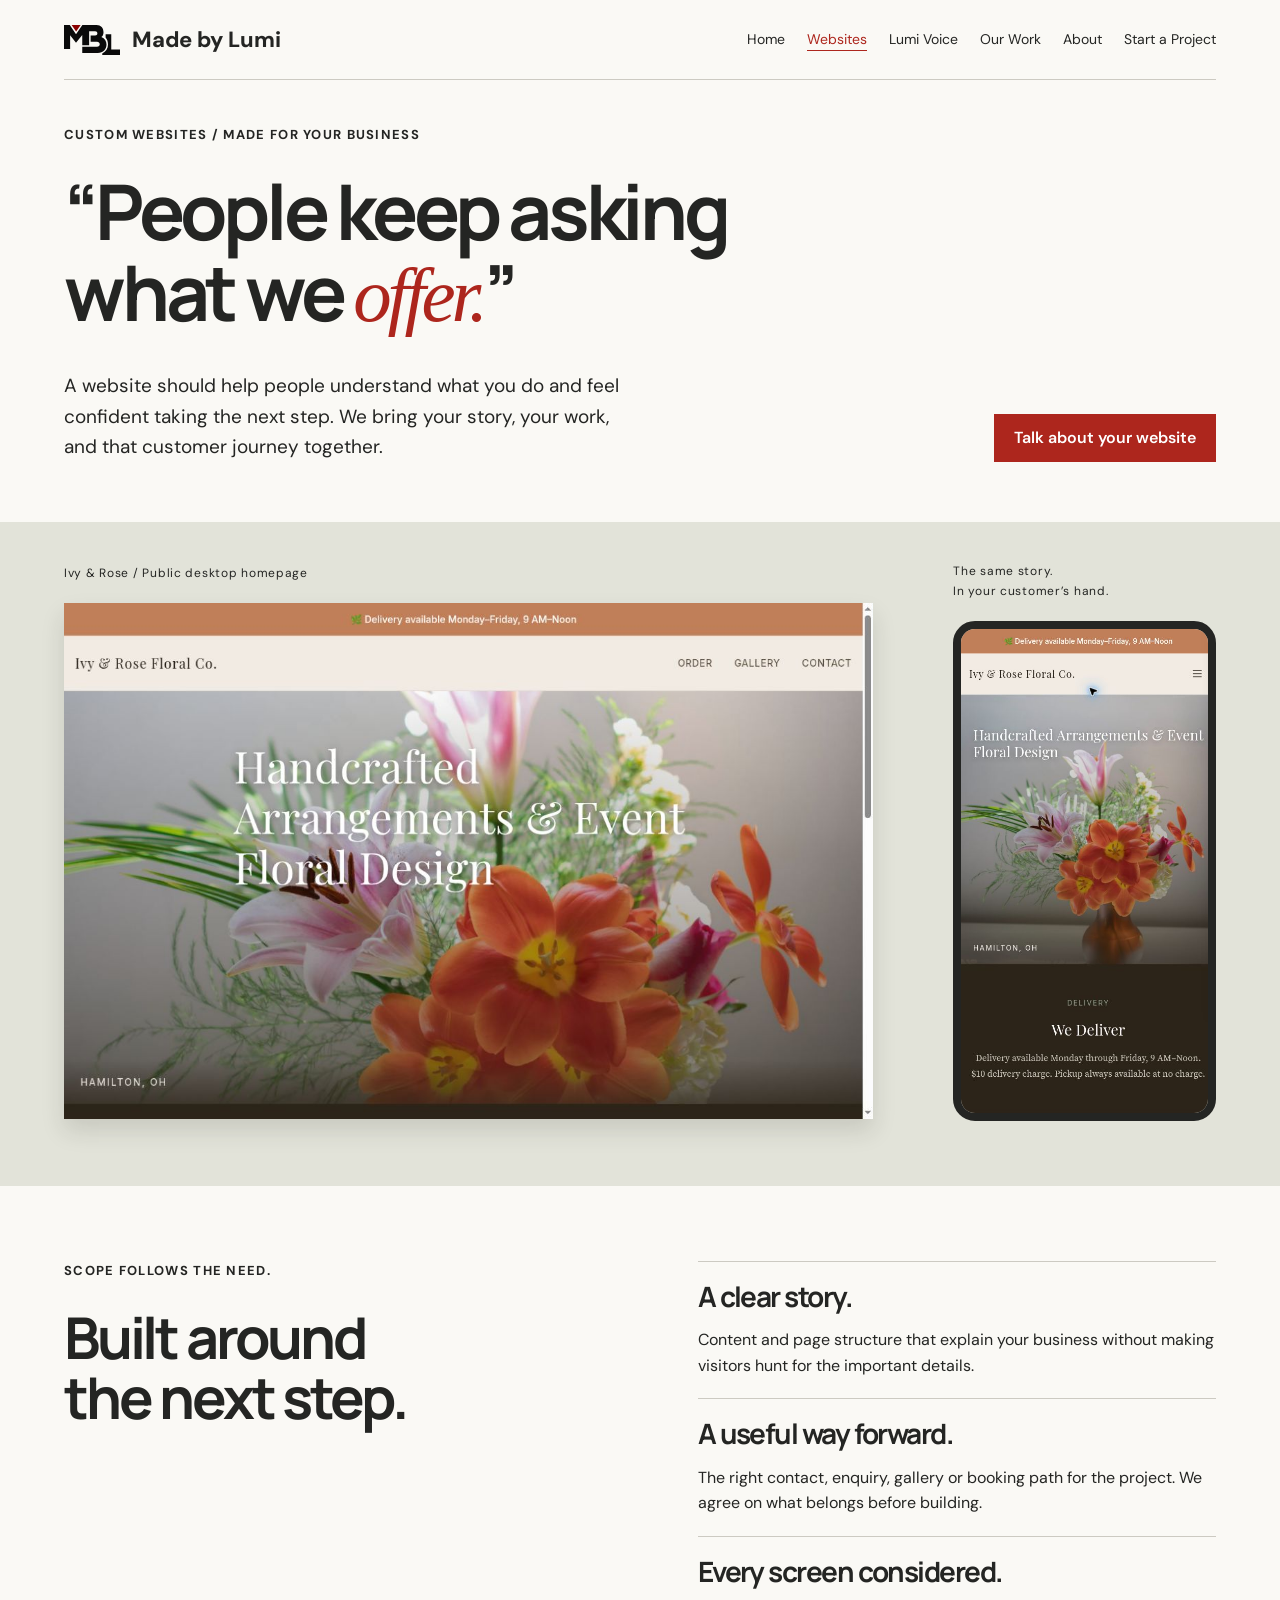
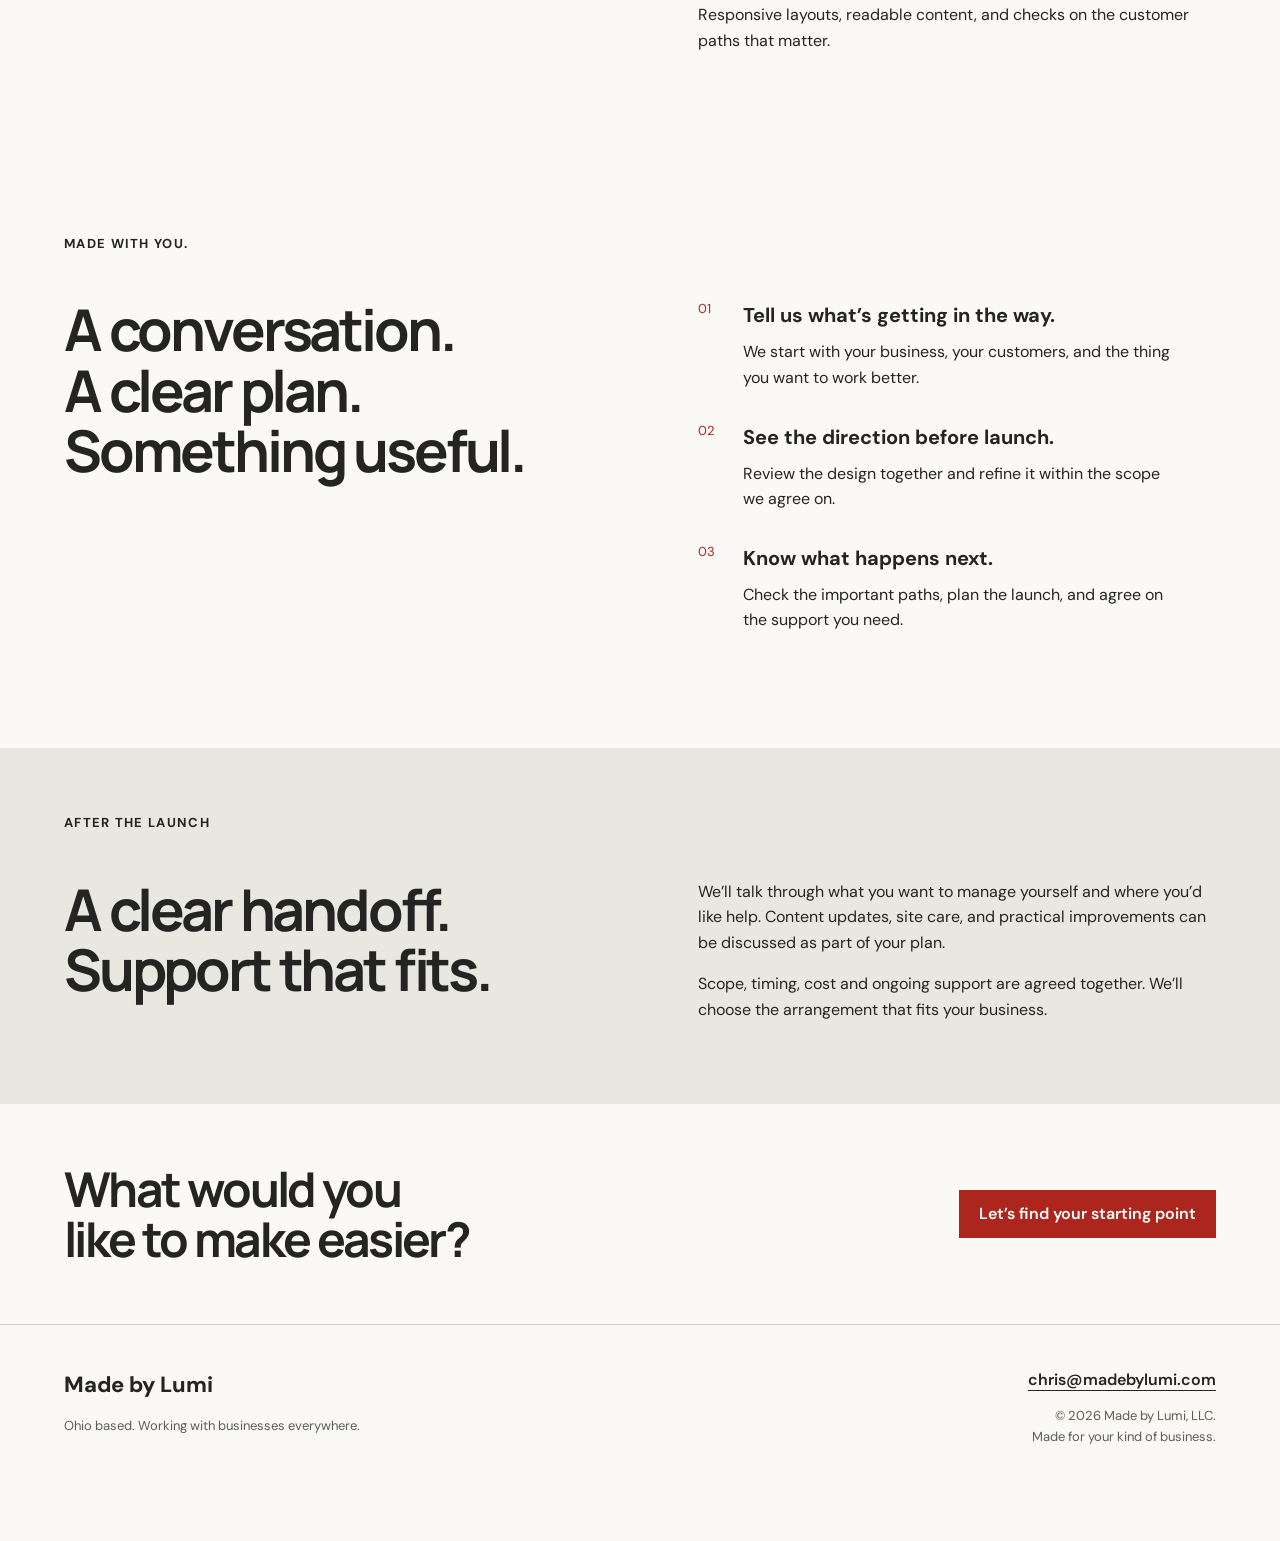
<file: websites.html>
<!doctype html><html lang="en"><head>
<!-- Google tag (gtag.js) -->
<script async src="https://www.googletagmanager.com/gtag/js?id=G-24ET6RYKQQ"></script>
<script>
  window.dataLayer = window.dataLayer || [];
  function gtag(){dataLayer.push(arguments);}
  gtag('js', new Date());

  gtag('config', 'G-24ET6RYKQQ');
</script>
<meta charset="utf-8"><meta name="viewport" content="width=device-width,initial-scale=1"><title>Custom Websites for Small Businesses · Made by Lumi</title><meta name="description" content="Custom websites built around your business, with clear messaging, responsive design, and practical customer journeys."><meta name="robots" content="index,follow"><link rel="icon" href="favicon.svg"><link rel="stylesheet" href="style.css"><link rel="canonical" href="https://madebylumi.com/websites.html"><meta property="og:title" content="Custom Websites for Small Businesses · Made by Lumi"><meta property="og:description" content="Custom websites built around your business, with clear messaging, responsive design, and practical customer journeys."><meta property="og:url" content="https://madebylumi.com/websites.html"><meta property="og:type" content="website"><meta name="theme-color" content="#242523"></head><body><a class="skip" href="#main">Skip to content</a><header><a class="brand" href="index.html"><img src="assets/mbl.svg" alt="" width="56" height="30">Made by Lumi</a><button class="menu-toggle" aria-expanded="false" aria-controls="site-navigation">Menu</button><nav id="site-navigation" aria-label="Main navigation"><a href="index.html">Home</a><a href="websites.html" aria-current="page">Websites</a><a href="lumi-voice.html">Lumi Voice</a><a href="our-work.html">Our Work</a><a href="about.html">About</a><a href="start-a-project.html">Start a Project</a></nav></header><main id="main"><section class="page-hero"><p class="eyebrow">Custom websites / Made for your business</p><h1>“People keep asking<br>what we <em>offer.</em>”</h1><div class="hero-foot"><p>A website should help people understand what you do and feel confident taking the next step. We bring your story, your work, and that customer journey together.</p><a class="button" href="start-a-project.html?service=website">Talk about your website</a></div></section><section class="device-section"><div class="desktop-example"><div class="example-label">Ivy & Rose / Public desktop homepage</div><img src="assets/ivy-home.jpg" width="1168" height="746" alt="Public Ivy & Rose desktop homepage with flower photography"></div><div class="mobile-example"><div class="example-label">The same story.<br>In your customer’s hand.</div><div class="phone-view"><img src="assets/ivy-mobile.jpg" width="485" height="1704" alt="Public Ivy & Rose homepage at mobile width"></div></div></section><section class="split-section"><div><p class="eyebrow">Scope follows the need.</p><h2>Built around<br>the next step.</h2></div><div class="scope-list"><div><h3>A clear story.</h3><p>Content and page structure that explain your business without making visitors hunt for the important details.</p></div><div><h3>A useful way forward.</h3><p>The right contact, enquiry, gallery or booking path for the project. We agree on what belongs before building.</p></div><div><h3>Every screen considered.</h3><p>Responsive layouts, readable content, and checks on the customer paths that matter.</p></div></div></section><section class="process"><p class="eyebrow">Made with you.</p><h2>A conversation.<br>A clear plan.<br>Something useful.</h2><ol><li><strong>Tell us what’s getting in the way.</strong><p>We start with your business, your customers, and the thing you want to work better.</p></li><li><strong>See the direction before launch.</strong><p>Review the design together and refine it within the scope we agree on.</p></li><li><strong>Know what happens next.</strong><p>Check the important paths, plan the launch, and agree on the support you need.</p></li></ol></section><section class="support"><p class="eyebrow">After the launch</p><h2>A clear handoff.<br>Support that fits.</h2><div><p>We’ll talk through what you want to manage yourself and where you’d like help. Content updates, site care, and practical improvements can be discussed as part of your plan.</p><p>Scope, timing, cost and ongoing support are agreed together. We’ll choose the arrangement that fits your business.</p></div></section><section class="page-cta"><h2>What would you<br>like to make easier?</h2><a class="button" href="start-a-project.html">Let’s find your starting point</a></section></main><footer><div><a class="brand" href="index.html">Made by Lumi</a><p>Ohio based. Working with businesses everywhere.</p></div><div><a href="mailto:chris@madebylumi.com">chris@madebylumi.com</a><p>© 2026 Made by Lumi, LLC.<br>Made for your kind of business.</p></div></footer><script src="app.js"></script></body></html>
</file>
<file: style.css>
@import url('https://fonts.googleapis.com/css2?family=DM+Sans:wght@400;500;600;700&family=Manrope:wght@400;500;600;700;800&display=swap');
:root{--paper:#f6f3eb;--ink:#252621;--red:#c43620;--line:#c8c6bd;--muted:#5b5e55}*{box-sizing:border-box}html{scroll-behavior:smooth;scroll-padding-top:24px}body{margin:0;color:var(--ink);background:var(--paper);font:16px/1.6 'DM Sans',Arial,sans-serif}button,input,select,textarea{font:inherit}a{color:inherit;text-underline-offset:5px}button,a,summary{-webkit-tap-highlight-color:transparent}button,summary{cursor:pointer}button:focus-visible,a:focus-visible,summary:focus-visible,select:focus-visible,textarea:focus-visible{outline:3px solid var(--red);outline-offset:5px}.skip{position:absolute;top:-80px;background:var(--ink);color:white;z-index:20;padding:12px}.skip:focus{top:0}.review{background:var(--ink);color:white;text-align:center;font-size:13px;padding:5px}header{margin:0 5%;padding:25px 0;display:flex;align-items:center;gap:35px;border-bottom:1px solid var(--line)}.brand{font-weight:800;font-size:22px;text-decoration:none;display:flex;align-items:center;gap:12px}.brand img{object-fit:contain}nav{display:flex;gap:30px;margin-left:auto;font-size:14px}nav a{text-decoration:none}.nav-cta{font-size:14px;text-decoration:none;border-bottom:1px solid}.hero{padding:60px 5% 65px;display:grid;grid-template-columns:1fr 1fr;gap:7%;align-items:center}.eyebrow{font-size:13px;letter-spacing:.1em;text-transform:uppercase;font-weight:700;margin:0 0 25px}h1,h2,h3{font-family:'Manrope',Arial,sans-serif;letter-spacing:-.055em;line-height:1.05;margin:0;font-weight:700}h1{font-size:clamp(60px,7.9vw,118px)}em{font-family:Georgia,serif;font-weight:400}h1 em,.brief em{color:var(--red)}.intro{display:flex;gap:20px;max-width:460px;margin:27px 0}.intro p{margin:0}.asterisk{font-size:54px;line-height:1;color:var(--red)}.button{display:inline-block;padding:16px 24px;background:var(--red);border:0;color:#fff;font-weight:600;text-decoration:none;line-height:1.3}.button:hover{background:#9e2a19}.workbench{background:#e2e3d9;padding:22px 25px 18px;position:relative}.bench-heading{display:flex;justify-content:space-between;font-size:13px;padding-bottom:22px}.bench-heading span:first-child{font-weight:700}.paper{background:#fffdf7;padding:28px;box-shadow:9px 9px 0 #ced0c3;transform:rotate(-2deg);transition:transform .3s}.paper:hover{transform:rotate(0)}.paper-top{display:flex;justify-content:space-between;font-size:11px;letter-spacing:.1em;border-bottom:1px solid var(--line);padding-bottom:16px}.paper h2{font-size:42px;margin:24px 0}.sample-site,.sample-message,.sample-result{min-height:218px;background:var(--ink);color:var(--paper);padding:25px}.sample-site p,.sample-message span,.sample-result>span{font-size:11px;letter-spacing:.13em;margin:0 0 22px;display:block}.sample-site strong{font-family:Georgia,serif;font-size:31px;line-height:1.05;font-weight:400}.sample-line{height:4px;width:65px;background:#f09175;margin:20px 0}.sample-site>span,small{font-size:12px}.sample-message p{font-family:Georgia,serif;font-size:24px;line-height:1.3}.sample-result h3{font-size:29px}.sample-result p{font-size:14px;margin-bottom:12px}.paper-bottom{display:flex;justify-content:space-between;gap:20px;align-items:center;font-size:12px;padding-top:20px}.paper-bottom>span:last-child{color:var(--red);font-size:36px}.journey{display:flex;margin-top:33px;gap:6px}.journey button{flex:1;min-width:0;background:none;border:1px solid #a3a798;padding:12px 4px;font-size:13px}.journey button span{display:block;font-size:11px}.journey button[aria-pressed=true]{background:var(--ink);color:white;border-color:var(--ink)}.demo-note{font-size:12px;text-align:center;margin-bottom:0}.ticker{background:var(--ink);color:var(--paper);padding:20px 5%;display:flex;justify-content:space-between;gap:20px;font-size:13px}.help{padding:85px 5%;display:grid;grid-template-columns:1fr 1.4fr;gap:8%}h2{font-size:clamp(40px,4.5vw,68px)}.section-heading>p:last-child{color:var(--muted);margin-top:24px}.service-rows details{border-top:1px solid var(--line)}.service-rows details:last-child{border-bottom:1px solid var(--line)}summary{list-style:none;display:flex;gap:22px;align-items:center;padding:23px 0}summary::-webkit-details-marker{display:none}summary>span{font-size:13px;color:var(--red)}summary h3{font-size:25px;letter-spacing:-.04em}summary b{margin-left:auto;font-size:25px;font-weight:400}details[open] summary b{transform:rotate(45deg)}.service-detail{padding:0 38px 25px}.service-detail p{margin-top:0}.service-detail>span{font-size:13px;color:var(--muted)}.work{padding:65px 5% 85px;background:#e8e8e0}.work-top{display:flex;justify-content:space-between;align-items:flex-end;margin-bottom:38px}.work-top h2{max-width:650px}.project{display:grid;grid-template-columns:1.35fr 1fr;background:var(--paper)}.project-image{padding:30px;background:#d9d9cf;display:flex;align-items:center}.project-image img{width:100%;height:auto;box-shadow:0 10px 20px #25262122}.project-copy{padding:38px;display:flex;flex-direction:column;align-items:flex-start}.project-index,.project-foot{font-size:12px}.project-copy h3{font-size:40px;margin:35px 0 10px}.project-copy p{max-width:340px}.project-copy a{font-size:14px;font-weight:700}.project-foot{margin-top:40px}.text-project{display:grid;grid-template-columns:.7fr 1fr 1fr;gap:24px;border-top:1px solid #b4b5aa;margin-top:36px;padding-top:30px}.text-project>span{font-size:12px}.text-project h3{font-size:30px}.text-project p{margin:0}.text-project a{grid-column:3;font-size:14px;font-weight:700}.process{padding:85px 5%;display:grid;grid-template-columns:1fr 1fr;gap:20px 10%}.process>.eyebrow{grid-column:1/-1}.process ol{list-style:none;counter-reset:step;padding:0;margin:0}.process li{position:relative;padding:0 0 22px 45px;counter-increment:step}.process li:before{content:'0' counter(step);position:absolute;left:0;color:var(--red);font-size:13px}.process li strong{font-size:20px}.process li p{max-width:440px;margin:8px 0}.brief{background:var(--ink);color:var(--paper);padding:75px 5%;display:grid;grid-template-columns:1fr 1fr;gap:10%}.brief em{color:#f39074}.brief-mark{font-size:80px;color:#f39074}.brief form{padding-top:10px}.brief label{display:block;margin:0 0 9px}.brief select,.brief textarea{width:100%;padding:15px;background:transparent;color:var(--paper);border:1px solid #95988d;border-radius:0;margin-bottom:23px}.brief select option{color:var(--ink)}.brief textarea::placeholder{color:#b7b8b0}.fine{font-size:12px;color:#c6c7bd}#draft{border-top:1px solid #71766b;margin-top:28px;padding-top:25px}#draft h3{font-size:25px}#draft-text{white-space:pre-line;overflow-wrap:anywhere}.text-button{background:transparent;border:0;border-bottom:1px solid;color:inherit;padding:3px 0}footer{padding:42px 5% 150px;display:flex;justify-content:space-between;gap:30px}footer p{font-size:13px;color:var(--muted)}footer>div:last-child{text-align:right}footer>div:last-child>a{font-weight:600}[hidden]{display:none!important}@media(max-width:800px){header{flex-wrap:wrap;gap:14px;padding:19px 0}.brand{font-size:20px}nav{order:3;width:100%;justify-content:space-between;gap:12px}.nav-cta{margin-left:auto}.hero{grid-template-columns:1fr;padding-top:35px;gap:40px}h1{font-size:clamp(58px,12vw,90px)}.intro{max-width:520px}.workbench{max-width:550px;width:100%;margin:auto}.ticker{flex-direction:column;gap:5px}.help{grid-template-columns:1fr;gap:30px;padding:55px 5%}.work{padding:50px 5%}.work-top{display:block}.work-top .eyebrow{margin-bottom:15px}.project{grid-template-columns:1fr}.project-image{padding:20px}.project-copy{padding:28px}.project-copy h3{margin-top:22px}.text-project{grid-template-columns:1fr}.text-project a{grid-column:1}.process{grid-template-columns:1fr;padding:55px 5%;gap:25px}.process ol{margin-top:12px}.brief{grid-template-columns:1fr;padding:55px 5%;gap:20px}.brief-mark{display:none}footer{flex-direction:column}footer>div:last-child{text-align:left}}@media(max-width:400px){.workbench{padding:16px}.paper{padding:20px}.paper h2{font-size:35px}.journey button{font-size:12px}.brand img{width:44px}summary h3{font-size:22px}.sample-site,.sample-message,.sample-result{padding:20px}.sample-site strong{font-size:28px}}@media(prefers-reduced-motion:reduce){html{scroll-behavior:auto}*,*:before,*:after{animation:none!important;transition:none!important}.paper{transform:none}}
header{gap:20px}nav{gap:22px}nav a[aria-current=page]{color:var(--red);border-bottom:1px solid var(--red)}.menu-toggle{display:none}.page-hero{padding:65px 5% 60px}.page-hero h1{font-size:clamp(50px,6.8vw,100px)}.hero-foot{display:flex;justify-content:space-between;align-items:flex-end;gap:40px;margin-top:35px}.hero-foot p{max-width:580px;margin:0;font-size:19px}.hero-foot .button{flex-shrink:0}.offer-grid{padding:75px 5%;display:grid;grid-template-columns:1.1fr 1fr 1fr;gap:45px}.offer-grid h2{font-size:46px}.offer{border-top:1px solid var(--line);padding-top:22px;text-decoration:none}.offer>span,.role-label{font-size:12px;letter-spacing:.08em}.offer h3{font-size:32px;margin:28px 0 16px}.offer b{font-size:14px;border-bottom:1px solid}.offer:hover b{color:var(--red)}.work-link{display:inline-block;margin-top:28px;font-weight:600}.page-cta{padding:60px 5%;display:flex;justify-content:space-between;align-items:center;gap:35px}.page-cta h2{font-size:48px}.device-section{padding:40px 5% 65px;background:#e2e3d9;display:grid;grid-template-columns:2fr .65fr;gap:7%;align-items:center}.example-label{font-size:12px;letter-spacing:.06em;margin-bottom:20px}.desktop-example img{width:100%;height:auto;display:block;box-shadow:0 12px 22px #25262122}.phone-view{border:8px solid var(--ink);border-radius:22px;overflow:hidden;max-height:500px;background:white}.phone-view img{width:100%;height:auto;display:block}.split-section{padding:75px 5%;display:grid;grid-template-columns:1fr 1fr;gap:10%}.scope-list>div{padding:20px 0;border-top:1px solid var(--line)}.scope-list h3{font-size:28px}.scope-list p{margin-bottom:0}.support{background:#e8e8e0;padding:65px 5%;display:grid;grid-template-columns:1fr 1fr;gap:20px 10%}.support>.eyebrow{grid-column:1/-1}.support>div p:first-child{margin-top:0}.voice-workshop{background:#e2e3d9;padding:60px 5%;display:grid;grid-template-columns:1fr 1.1fr;gap:10%}.voice-context>p{max-width:410px}.demo-disclosure{font-size:14px;border-top:1px solid #aeb3a1;padding-top:20px}.voice-demo{padding:30px;background:#fffdf7;box-shadow:8px 8px 0 #ced0c3;min-height:420px;display:flex;flex-direction:column}.voice-status{display:flex;justify-content:space-between;font-size:12px;border-bottom:1px solid var(--line);padding-bottom:15px}.transcript{margin:15px 0;flex:1}.transcript p{font-family:Georgia,serif;font-size:23px;line-height:1.4}.transcript p>span{display:block;font:12px 'DM Sans',Arial,sans-serif;letter-spacing:.06em;color:var(--muted);margin-bottom:9px}.voice-controls{display:flex;gap:20px;justify-content:space-between;align-items:center;margin-top:auto;padding-top:20px}.voice-controls>button:first-child{background:none;border:0;border-bottom:1px solid;padding:5px}.voice-controls>button:disabled{opacity:.45;cursor:default}.email-label{font-size:12px}.voice-demo h3{font-size:30px}.voice-demo dl{display:grid;grid-template-columns:1fr 1.4fr;gap:10px;font-size:14px}.voice-demo dt{font-weight:700}.voice-demo dd{margin:0}.voice-demo .fine{color:var(--muted)}.project-story{display:grid;grid-template-columns:1fr 1fr;gap:10%;padding:55px 0}.project-story p{max-width:470px}.project-story ul{padding-left:20px}.project-story li{padding-bottom:12px}.gallery-preview img{width:100%;max-height:650px;object-fit:cover;object-position:top}.about-duo{display:grid;grid-template-columns:1fr 1fr;padding:0 5% 65px;gap:25px}.about-duo>div{border:1px solid var(--line);padding:38px}.about-duo>div:last-child{background:var(--ink);color:var(--paper)}.about-duo h2{margin:30px 0;font-size:74px}.about-duo p{max-width:470px}.role-note{font-size:14px;color:#f39074}.brief-step{border:0;padding:0;margin:0}.brief-step legend{font-size:12px;color:#c6c7bd;margin-bottom:12px;text-transform:uppercase;letter-spacing:.08em}.brief-step label{font-size:18px}.contact-note{padding:50px 5%;max-width:900px}.contact-note h2{font-size:32px}.contact-note p:last-child{color:var(--muted)}@media(max-width:1100px){nav{gap:14px}nav a{font-size:13px}.brand{font-size:20px}.brand img{width:42px}.offer-grid{gap:25px}.offer-grid h2{font-size:36px}}@media(max-width:800px){header{position:relative;flex-wrap:wrap}.menu-toggle{display:block;margin-left:auto;background:transparent;border:1px solid var(--line);padding:8px 16px;font-size:14px}header nav{display:none;flex-direction:column;align-items:flex-start;gap:0;padding:12px 0}header nav.is-open{display:flex}header nav a{font-size:16px;padding:10px 0}.page-hero{padding:40px 5%}.page-hero h1{font-size:clamp(44px,9vw,70px)}.hero-foot{flex-direction:column;align-items:flex-start;gap:23px;margin-top:25px}.hero-foot p{font-size:17px}.offer-grid{grid-template-columns:1fr;padding:50px 5%;gap:35px}.offer-grid h2{font-size:42px}.offer h3{margin-top:20px}.page-cta{flex-direction:column;align-items:flex-start;padding:45px 5%}.page-cta h2{font-size:40px}.device-section{gap:25px;padding:30px 5%;grid-template-columns:1fr}.mobile-example{display:grid;grid-template-columns:1fr 1fr;gap:25px;align-items:center}.phone-view{max-height:360px;border-width:5px}.split-section,.support,.voice-workshop{grid-template-columns:1fr;padding:50px 5%;gap:28px}.support>.eyebrow{grid-column:1}.voice-demo{padding:22px}.voice-context h2{font-size:42px}.project-story{grid-template-columns:1fr;gap:20px;padding:35px 0}.about-duo{grid-template-columns:1fr;padding-bottom:30px}.about-duo>div{padding:28px}.about-duo h2{font-size:58px}.voice-controls{gap:12px}.voice-controls .button{padding:14px}.voice-demo dl{grid-template-columns:1fr;gap:4px}.voice-demo dd{margin-bottom:10px}}
.brief h1{font-size:clamp(48px,4.5vw,68px)}
.founder-story,.founder-example{padding:65px 5%;display:grid;grid-template-columns:1fr 1fr;gap:10%;background:#e8e8e0}.founder-prose p:first-child{margin-top:0}.founder-prose p{font-size:18px;max-width:580px}.founder-story em{color:var(--red)}.founder-example{margin-bottom:65px;background:#e2e3d9}.founder-example h3{font-size:34px;margin-top:22px}.founder-example a{font-weight:600}.listening{padding-top:65px;padding-bottom:65px}@media(max-width:800px){.founder-story,.founder-example{grid-template-columns:1fr;gap:25px;padding:45px 5%}.founder-example{margin-bottom:40px}.founder-prose p{font-size:17px}.listening{padding-top:45px;padding-bottom:45px}}
/* Made for your kind of business — a work-led direction. */
:root{--paper:#faf9f5;--ink:#242523;--red:#ad261d;--line:#cccac2}h1,h2,h3{letter-spacing:-.055em}header{padding:22px 0}.review{font-size:12px;background:var(--paper);color:var(--muted);border-bottom:1px solid var(--line)}.made-intro{padding:35px 5% 45px}.intro-top,.intro-bottom{display:flex;justify-content:space-between;gap:30px;align-items:flex-end}.intro-top p{font-size:16px;line-height:1.45;margin:0}.intro-top>span{font-size:11px;line-height:1.6;text-align:right;letter-spacing:.08em}.made-intro h1{font-size:clamp(64px,8.8vw,132px);line-height:1;margin:38px 0 30px;font-weight:600}.made-intro h1 em{color:var(--red)}.intro-bottom p{margin:0;color:var(--muted);font-size:15px}.intro-bottom a{font-size:14px}.need-story{padding:30px 5% 55px;border-top:1px solid var(--ink)}.story-index{display:flex;justify-content:space-between;gap:20px;font-size:11px;letter-spacing:.1em}.story-heading{display:grid;grid-template-columns:1.5fr 1fr;gap:8%;align-items:end;margin:38px 0}.need-story h2{font-size:clamp(38px,4.5vw,66px);line-height:1.08}.story-heading>p{max-width:380px;margin:0;color:var(--muted)}.floral-stage{display:grid;grid-template-columns:.6fr 1.4fr;background:#dedfd3;padding:35px;gap:30px}.floral-side{display:flex;flex-direction:column;align-items:flex-start}.floral-side>span{font-size:11px;letter-spacing:.08em}.floral-side>p{font:clamp(40px,4.6vw,68px)/.95 Georgia,serif;letter-spacing:-.04em;margin:30px 0}.floral-side em{color:#6b2941}.preview-switch{display:flex;flex-direction:column;gap:8px;margin-top:auto}.preview-switch button{border:0;background:none;padding:6px 0;text-align:left;color:#484a41;font-size:14px}.preview-switch button[aria-pressed=true]{border-bottom:1px solid;color:var(--ink);font-weight:700}.floral-preview{min-width:0;align-self:center}.floral-preview img{display:block;width:100%;height:auto;aspect-ratio:1168/746;object-fit:cover;object-position:top;box-shadow:0 14px 30px #25262118}.floral-preview>p{font-size:11px;margin-bottom:0}.makers-note{display:flex;justify-content:space-between;gap:35px;align-items:center;padding-top:25px}.makers-note p{margin:0;max-width:600px;font-size:16px}.makers-note p>span{display:block;font-size:10px;letter-spacing:.12em;color:var(--muted);margin-bottom:8px}.makers-note .button{flex-shrink:0}.call-story{background:var(--ink);color:var(--paper)}.call-layout{display:grid;grid-template-columns:1fr 1fr;gap:8%;align-items:center;margin-top:40px}.call-layout>div:first-child>p{max-width:390px;color:#cfcec8}.call-layout .text-link{display:inline-block;margin-top:14px}.call-layout .local-label{font-size:12px;margin-top:28px}.call-layout .voice-demo{color:var(--ink);box-shadow:10px 10px 0 #ffffff16;background:#faf9f5;min-height:400px}.tool-story{background:#eeede8}.tool-layout{display:grid;grid-template-columns:1fr 1fr;gap:8%;align-items:start}.tool-brief{padding:20px 0}.demo-ribbon{font-size:10px;letter-spacing:.07em}.tool-brief h3{font-size:32px;margin:25px 0}.tool-brief form{display:grid;grid-template-columns:1fr 1fr;gap:10px 20px;max-width:470px}.tool-brief label{font-size:14px;grid-column:1/-1}.tool-brief input{grid-column:1/-1;width:100%;border:0;border-bottom:1px solid #a8a89f;background:transparent;padding:8px 0;margin-bottom:8px;font:inherit;color:var(--ink)}.tool-brief .button{grid-column:1/-1;justify-self:start;margin-top:15px}.invoice-paper{padding:35px;background:#fff;box-shadow:10px 10px 0 #d9d7cc;transform:rotate(1deg)}.invoice-masthead{display:flex;justify-content:space-between;gap:16px;padding-bottom:15px;border-bottom:2px solid #3d513e;align-items:center;color:#3d513e}.invoice-masthead strong{font-family:Georgia,serif;letter-spacing:-.04em;font-size:23px}.invoice-masthead span{font-size:9px;max-width:85px;line-height:1.4}.invoice-title{font:36px/1.05 Georgia,serif;color:#3d513e;margin:32px 0}.invoice-paper>span{font-size:10px;letter-spacing:.08em}.invoice-line{margin-top:25px;padding:20px 0;border-top:1px solid #ddd;border-bottom:1px solid #ddd;overflow-wrap:anywhere}.invoice-line strong{font-size:16px}.invoice-line p{margin:5px 0;font-size:14px}.invoice-total{display:flex;justify-content:space-between;margin-top:22px}.invoice-total strong{font-size:26px}.invoice-foot{font-size:11px;color:var(--muted);margin-top:35px}.made-person{padding:65px 5%;background:var(--red);color:var(--paper)}.made-person>span{font-size:11px;letter-spacing:.12em}.made-person h2{font-size:clamp(32px,4.3vw,64px);margin:35px 0}.made-person>div{display:flex;justify-content:space-between;gap:40px;align-items:end}.made-person p{max-width:570px;margin:0}.made-person a{flex-shrink:0}.made-next{padding:60px 5% 70px}.made-next>p{font-size:11px;letter-spacing:.1em}.made-next h2{font-size:clamp(48px,6vw,88px);margin:25px 0 30px}.made-next em{color:var(--red)}.consulting-story{display:grid;grid-template-columns:.8fr 1.2fr;gap:7%;padding:65px 5%;align-items:center;background:#e9edf0}.consulting-story h2{font-size:44px}.consulting-story img{width:100%;height:auto}.page-hero h1{font-size:clamp(46px,6vw,86px)}.page-hero{padding-top:45px}.button{padding:14px 20px}.about-duo>div{border:0;border-top:2px solid}.founder-story,.founder-example{background:#eeede8}footer{border-top:1px solid var(--line);padding-bottom:80px}input:focus-visible{outline:3px solid var(--red);outline-offset:4px}
@media(max-width:800px){.made-intro{padding-top:25px}.intro-top>span{display:none}.intro-top p{font-size:14px}.made-intro h1{font-size:clamp(52px,10vw,82px);margin:28px 0}.intro-bottom{display:block}.intro-bottom a{display:inline-block;margin-top:18px}.intro-bottom p{font-size:14px}.need-story{padding:25px 5% 40px}.story-index{font-size:9px;gap:15px}.story-index>span:last-child{text-align:right}.story-heading{display:block;margin:30px 0}.story-heading p{margin-top:20px}.need-story h2{font-size:clamp(34px,7vw,52px)}.floral-stage{grid-template-columns:1fr;padding:22px;gap:22px}.floral-side{display:grid;grid-template-columns:1fr 1fr;gap:15px;align-items:start}.floral-side>p{display:none}.preview-switch{margin:0}.preview-switch button{font-size:12px}.floral-side>span{font-size:10px}.makers-note{flex-direction:column;align-items:start;gap:22px}.call-layout{grid-template-columns:1fr;gap:28px;margin-top:30px}.call-layout .voice-demo{min-height:380px}.tool-layout{grid-template-columns:1fr;gap:30px}.invoice-paper{padding:25px}.tool-brief{padding:0}.made-person{padding:45px 5%}.made-person h2 br{display:none}.made-person>div{display:block}.made-person a{display:inline-block;margin-top:22px}.made-next{padding:40px 5% 50px}.consulting-story{grid-template-columns:1fr;gap:30px;padding:45px 5%}.consulting-story h2{font-size:38px}}
@media(prefers-reduced-motion:reduce){.invoice-paper{transform:none}html{scroll-behavior:auto}}

.brief input[type="text"],.brief input[type="email"]{width:100%;padding:15px;background:transparent;color:var(--paper);border:1px solid #95988d;border-radius:0;margin-bottom:23px}
.brief input::placeholder{color:#b7b8b0}
.brief input:focus-visible{outline:3px solid var(--red);outline-offset:5px}
.brief button:disabled{opacity:.65;cursor:wait}
.hp{position:absolute;left:-10000px;width:1px;height:1px;overflow:hidden}
#form-status{margin:0 0 12px}
#form-status.error,#form-status.error a{color:#f39074}
</file>
